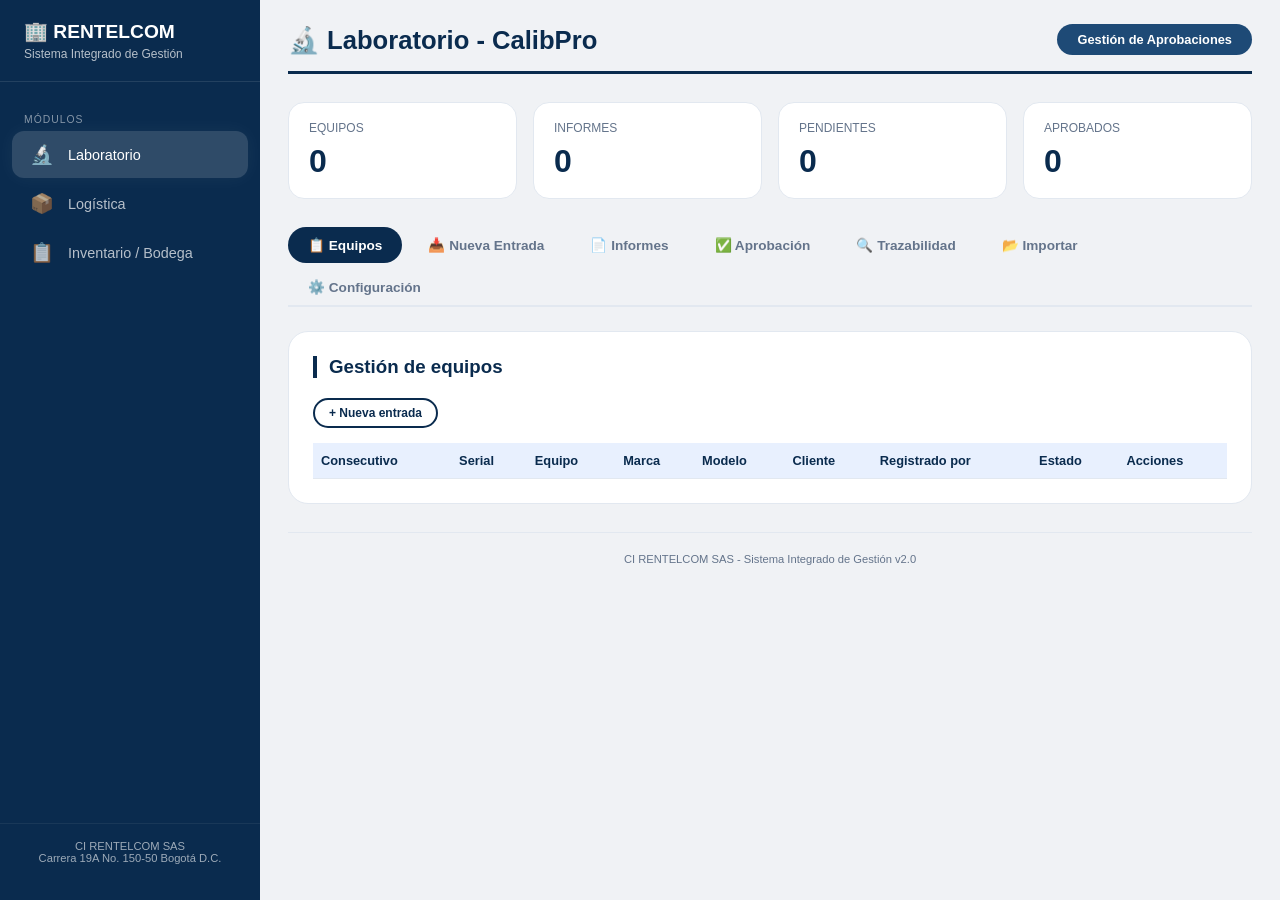
<file: index.html>
<head>
    <!-- ... lo que ya tienes ... -->
    <!DOCTYPE html>
<html lang="es">
<head>
    <meta charset="UTF-8">
    <meta name="viewport" content="width=device-width, initial-scale=1.0">
    <title>RENTELCOM - Sistema Integrado</title>
    <script src="https://cdn.sheetjs.com/xlsx-0.20.2/package/dist/xlsx.full.min.js"></script>
    <style>
        /* ===== ESTILOS GENERALES ===== */
        * { margin: 0; padding: 0; box-sizing: border-box; }
        body { font-family: 'Segoe UI', Tahoma, Geneva, Verdana, sans-serif; background: #f0f2f5; display: flex; min-height: 100vh; }

        /* ===== MENÚ LATERAL ===== */
        .sidebar { width: 260px; background: #0a2b4e; color: white; padding: 20px 0; display: flex; flex-direction: column; position: fixed; height: 100vh; overflow-y: auto; z-index: 1000; transition: transform 0.3s ease; }
        .sidebar-brand { padding: 0 24px 20px 24px; border-bottom: 1px solid rgba(255,255,255,0.1); margin-bottom: 20px; }
        .sidebar-brand h1 { font-size: 1.2rem; font-weight: 700; }
        .sidebar-brand small { font-size: 0.75rem; opacity: 0.7; display: block; margin-top: 4px; }
        .sidebar-nav { flex: 1; padding: 0 12px; }
        .sidebar-nav .nav-label { font-size: 0.65rem; text-transform: uppercase; letter-spacing: 1px; opacity: 0.5; padding: 12px 12px 6px 12px; }
        .sidebar-nav a { display: flex; align-items: center; gap: 12px; padding: 12px 16px; border-radius: 12px; color: rgba(255,255,255,0.7); text-decoration: none; cursor: pointer; transition: all 0.2s; font-size: 0.9rem; margin-bottom: 2px; }
        .sidebar-nav a:hover { background: rgba(255,255,255,0.1); color: white; }
        .sidebar-nav a.active { background: rgba(255,255,255,0.15); color: white; box-shadow: 0 0 20px rgba(255,255,255,0.05); }
        .sidebar-nav a .icon { font-size: 1.2rem; width: 28px; text-align: center; }
        .sidebar-footer { padding: 16px 24px; border-top: 1px solid rgba(255,255,255,0.1); font-size: 0.7rem; opacity: 0.6; text-align: center; }

        /* ===== CONTENIDO PRINCIPAL ===== */
        .main-content { margin-left: 260px; flex: 1; padding: 24px 28px; min-height: 100vh; }

        /* ===== HEADER ===== */
        .module-header { display: flex; justify-content: space-between; align-items: center; flex-wrap: wrap; gap: 16px; margin-bottom: 28px; padding-bottom: 16px; border-bottom: 3px solid #0a2b4e; }
        .module-header h2 { color: #0a2b4e; font-size: 1.6rem; }
        .module-header .badge-area { background: #1e4a76; color: white; padding: 8px 20px; border-radius: 40px; font-size: 0.8rem; font-weight: 600; }

        .module-container { display: none; }
        .module-container.active { display: block; }

        /* ===== ALERTA ===== */
        .alert-success { background: #d1fae5; color: #065f46; padding: 12px 20px; border-radius: 12px; margin-bottom: 20px; display: none; position: fixed; top: 20px; right: 20px; z-index: 9999; box-shadow: 0 4px 12px rgba(0,0,0,0.15); font-weight: 500; }

        /* ===== DASHBOARD ===== */
        .dashboard { display: grid; grid-template-columns: repeat(auto-fit, minmax(160px, 1fr)); gap: 16px; margin-bottom: 28px; }
        .card { background: white; border-radius: 16px; padding: 18px 20px; cursor: pointer; border: 1px solid #e2e8f0; transition: all 0.2s; }
        .card:hover { transform: translateY(-3px); background: #e8f0fe; }
        .card h3 { font-size: 0.75rem; font-weight: 500; color: #64748b; margin-bottom: 8px; text-transform: uppercase; }
        .card .number { font-size: 2rem; font-weight: 700; color: #0a2b4e; }

        /* ===== TABS ===== */
        .tabs { display: flex; flex-wrap: wrap; gap: 6px; border-bottom: 2px solid #e2e8f0; margin-bottom: 24px; }
        .tab-btn { background: none; border: none; padding: 10px 20px; font-size: 0.85rem; font-weight: 600; cursor: pointer; border-radius: 30px; color: #64748b; transition: all 0.2s; }
        .tab-btn:hover { background: #e8f0fe; color: #0a2b4e; }
        .tab-btn.active { background: #0a2b4e; color: white; }
        .tab-pane { display: none; }
        .tab-pane.active-pane { display: block; }

        /* ===== FORMULARIOS Y TABLAS ===== */
        .form-card, .table-card { background: white; border-radius: 20px; padding: 24px; margin-bottom: 28px; border: 1px solid #e2e8f0; }
        .form-card h3, .table-card h3 { margin-bottom: 20px; color: #0a2b4e; border-left: 4px solid #0a2b4e; padding-left: 12px; }
        .form-grid { display: grid; grid-template-columns: repeat(auto-fit, minmax(260px, 1fr)); gap: 16px; }
        .input-group { display: flex; flex-direction: column; gap: 4px; margin-bottom: 12px; }
        .input-group label { font-weight: 600; font-size: 0.75rem; color: #64748b; text-transform: uppercase; }
        .input-group input, .input-group select, .input-group textarea { padding: 10px 14px; border: 1px solid #e2e8f0; border-radius: 10px; font-family: inherit; font-size: 0.9rem; }
        .input-group textarea { resize: vertical; min-height: 60px; }

        /* ===== BOTONES ===== */
        button { background: #0a2b4e; color: white; border: none; padding: 10px 24px; border-radius: 30px; font-weight: 600; cursor: pointer; transition: 0.2s; font-size: 0.85rem; }
        button:hover { background: #051a30; }
        .btn-outline { background: transparent; border: 2px solid #0a2b4e; color: #0a2b4e; }
        .btn-outline:hover { background: #0a2b4e; color: white; }
        .btn-danger { background: #dc2626; }
        .btn-danger:hover { background: #b91c1c; }
        .btn-success { background: #10b981; }
        .btn-success:hover { background: #059669; }
        .btn-info { background: #3b82f6; }
        .btn-info:hover { background: #2563eb; }
        .btn-sm { padding: 6px 14px; font-size: 0.75rem; }

        /* ===== TABLAS ===== */
        table { width: 100%; border-collapse: collapse; }
        th, td { text-align: left; padding: 10px 8px; border-bottom: 1px solid #e2e8f0; font-size: 0.8rem; vertical-align: middle; }
        th { background: #e8f0fe; font-weight: 600; color: #0a2b4e; }
        .table-responsive { overflow-x: auto; }

        /* ===== BADGES ===== */
        .status-badge { padding: 3px 12px; border-radius: 20px; font-size: 0.7rem; font-weight: 600; display: inline-block; }
        .badge-pendiente { background: #fef3c7; color: #d97706; }
        .badge-aprobado { background: #d1fae5; color: #059669; }
        .badge-rechazado { background: #fee2e2; color: #dc2626; }
        .badge-despachado { background: #dbeafe; color: #1d4ed8; }
        .badge-disponible { background: #d1fae5; color: #059669; }
        .badge-no-disponible { background: #f3f4f6; color: #6b7280; }
        .badge-bajo-stock { background: #fef3c7; color: #d97706; }
        .badge-sin-stock { background: #fee2e2; color: #dc2626; }
        .badge-activo { background: #dbeafe; color: #1d4ed8; }
        .badge-en-uso { background: #dbeafe; color: #1d4ed8; }
        .badge-reparacion { background: #fef3c7; color: #d97706; }
        .badge-baja { background: #f3f4f6; color: #6b7280; }

        .posicion-badge { background: #0a2b4e; color: white; padding: 2px 12px; border-radius: 20px; font-size: 0.7rem; font-weight: 700; display: inline-block; }

        /* ===== BOTONES DE ACCIÓN ===== */
        .acciones-btns { display: flex; gap: 4px; flex-wrap: wrap; }
        .pdf-btn { background: #dc2626; padding: 4px 10px; font-size: 0.7rem; border-radius: 20px; border: none; color: white; cursor: pointer; }
        .pdf-btn:hover { background: #b91c1c; }
        .edit-btn { background: #f59e0b; padding: 4px 10px; font-size: 0.7rem; border-radius: 20px; border: none; color: white; cursor: pointer; }
        .edit-btn:hover { background: #d97706; }
        .delete-btn { background: #6b7280; padding: 4px 10px; font-size: 0.7rem; border-radius: 20px; border: none; color: white; cursor: pointer; }
        .delete-btn:hover { background: #4b5563; }
        .despachar-btn { background: #10b981; padding: 4px 10px; font-size: 0.7rem; border-radius: 20px; border: none; color: white; cursor: pointer; }
        .despachar-btn:hover { background: #059669; }
        .serial-link { color: #0a2b4e; font-weight: bold; cursor: pointer; text-decoration: underline; }

        /* ===== MODALES ===== */
        .modal { display: none; position: fixed; top: 0; left: 0; width: 100%; height: 100%; background: rgba(0, 0, 0, 0.5); z-index: 2000; justify-content: center; align-items: center; }
        .modal-content { background: white; border-radius: 20px; padding: 24px; max-width: 700px; width: 90%; max-height: 90vh; overflow-y: auto; }
        .modal-header { display: flex; justify-content: space-between; align-items: center; margin-bottom: 20px; }
        .close-modal { font-size: 28px; cursor: pointer; color: #64748b; }
        .close-modal:hover { color: #dc2626; }

        /* ===== IMPORTACIÓN ===== */
        .import-area { border: 2px dashed #e2e8f0; padding: 30px 20px; text-align: center; border-radius: 16px; cursor: pointer; margin: 10px 0; }
        .import-area:hover { border-color: #0a2b4e; background: #e8f0fe; }
        .import-box { border: 1px solid #e2e8f0; border-radius: 16px; padding: 20px; background: #e8f0fe; margin-bottom: 20px; }
        .import-separado { display: grid; grid-template-columns: 1fr 1fr; gap: 20px; margin-top: 15px; }
        .export-buttons { display: flex; gap: 12px; flex-wrap: wrap; margin-bottom: 20px; }
        .app-footer { text-align: center; padding: 20px; color: #64748b; font-size: 0.7rem; border-top: 1px solid #e2e8f0; margin-top: 20px; }

        /* ===== RESPONSIVE ===== */
        @media (max-width: 768px) {
            .sidebar { transform: translateX(-100%); width: 280px; }
            .sidebar.open { transform: translateX(0); }
            .main-content { margin-left: 0; padding: 16px; }
            .import-separado { grid-template-columns: 1fr; }
            .menu-toggle { display: block !important; position: fixed; top: 16px; left: 16px; z-index: 1001; background: #0a2b4e; color: white; border: none; padding: 12px 16px; border-radius: 12px; font-size: 1.5rem; cursor: pointer; }
            .module-header h2 { font-size: 1.2rem; }
        }
        .menu-toggle { display: none; }
        .sidebar-overlay { display: none; position: fixed; top: 0; left: 0; width: 100%; height: 100%; background: rgba(0, 0, 0, 0.5); z-index: 999; }
        .sidebar-overlay.show { display: block; }
    </style>
</head>
<body>

    <!-- ===== MENÚ LATERAL ===== -->
    <div class="sidebar-overlay" id="sidebarOverlay" onclick="toggleSidebar()"></div>
    <button class="menu-toggle" id="menuToggle" onclick="toggleSidebar()">☰</button>

    <nav class="sidebar" id="sidebar">
        <div class="sidebar-brand">
            <h1>🏢 RENTELCOM</h1>
            <small>Sistema Integrado de Gestión</small>
        </div>
        <div class="sidebar-nav">
            <div class="nav-label">Módulos</div>
            <a href="#" class="active" data-modulo="laboratorio"><span class="icon">🔬</span> Laboratorio</a>
            <a href="#" data-modulo="logistica"><span class="icon">📦</span> Logística</a>
            <a href="#" data-modulo="inventario"><span class="icon">📋</span> Inventario / Bodega</a>
        </div>
        <div class="sidebar-footer">CI RENTELCOM SAS<br>Carrera 19A No. 150-50 Bogotá D.C.</div>
    </nav>

    <!-- ===== CONTENIDO PRINCIPAL ===== -->
    <div class="main-content" id="mainContent">
        <div id="mensajeExito" class="alert-success"></div>

        <!-- ================================================================ -->
        <!-- MÓDULO LABORATORIO -->
        <!-- ================================================================ -->
        <div class="module-container active" id="moduloLaboratorio">
            <div class="module-header">
                <h2>🔬 Laboratorio - CalibPro</h2>
                <span class="badge-area">Gestión de Aprobaciones</span>
            </div>
            <div class="dashboard">
                <div class="card" data-accion="equipos"><h3>Equipos</h3><div class="number" id="labTotalEquipos">0</div></div>
                <div class="card" data-accion="informes"><h3>Informes</h3><div class="number" id="labTotalInformes">0</div></div>
                <div class="card" data-accion="pendientes"><h3>Pendientes</h3><div class="number" id="labPendientes">0</div></div>
                <div class="card" data-accion="aprobados"><h3>Aprobados</h3><div class="number" id="labAprobados">0</div></div>
            </div>
            <div class="tabs">
                <button class="tab-btn active" data-tab="labEquipos">📋 Equipos</button>
                <button class="tab-btn" data-tab="labNuevoEquipo">📥 Nueva Entrada</button>
                <button class="tab-btn" data-tab="labInformes">📄 Informes</button>
                <button class="tab-btn" data-tab="labAprobacion">✅ Aprobación</button>
                <button class="tab-btn" data-tab="labTrazabilidad">🔍 Trazabilidad</button>
                <button class="tab-btn" data-tab="labImportar">📂 Importar</button>
                <button class="tab-btn" data-tab="labConfiguracion">⚙️ Configuración</button>
            </div>
            <div id="labEquipos" class="tab-pane active-pane">
                <div class="table-card">
                    <h3>Gestión de equipos</h3>
                    <button id="labBtnAgregarEquipo" class="btn-outline btn-sm" style="margin-bottom:15px;">+ Nueva entrada</button>
                    <div class="table-responsive">
                        <table><thead><tr><th>Consecutivo</th><th>Serial</th><th>Equipo</th><th>Marca</th><th>Modelo</th><th>Cliente</th><th>Registrado por</th><th>Estado</th><th>Acciones</th></tr></thead>
                        <tbody id="labEquiposBody"></tbody></table>
                    </div>
                </div>
            </div>
            <div id="labNuevoEquipo" class="tab-pane">
                <div class="form-card">
                    <h3>📥 REGISTRO DE ENTRADA DE EQUIPO</h3>
                    <div class="form-grid">
                        <div class="input-group"><label>Consecutivo</label><input type="text" id="labEntradaConsecutivo" placeholder="ENT-001"></div>
                        <div class="input-group"><label>Serial *</label><input id="labEntradaSerial" placeholder="Ej: AA432002010275"></div>
                        <div class="input-group"><label>Equipo</label><input id="labEntradaEquipo" placeholder="OTDR"></div>
                        <div class="input-group"><label>Marca</label><input id="labEntradaMarca" placeholder="EXFO"></div>
                        <div class="input-group"><label>Modelo</label><input id="labEntradaModelo" placeholder="MAX715"></div>
                        <div class="input-group"><label>Cliente</label><input id="labEntradaCliente" placeholder="INMEL INGENIERIA"></div>
                        <div class="input-group"><label>Accesorios</label><textarea id="labEntradaAccesorios" rows="2" placeholder="Maletín, cargador, conectores..."></textarea></div>
                        <div class="input-group"><label>📷 Foto ingreso</label><input type="file" id="labEntradaFoto" accept="image/*"></div>
                        <div class="input-group"><label>👤 Registrado por</label><input id="labEntradaRegistradoPor" value="Stephania Garcia"></div>
                    </div>
                    <button id="labBtnGuardarEntrada">💾 Guardar entrada</button>
                </div>
            </div>
            <div id="labInformes" class="tab-pane">
                <div class="table-card">
                    <h3>Informes técnicos de laboratorio</h3>
                    <button id="labBtnNuevoInforme" class="btn-outline btn-sm" style="margin-bottom:15px;">+ Nuevo informe</button>
                    <div class="table-responsive">
                        <table><thead><tr><th>N° Informe</th><th>Fecha</th><th>Serial</th><th>Equipo</th><th>Marca</th><th>Modelo</th><th>Cliente</th><th>Servicio</th><th>Estado</th><th>Acciones</th></tr></thead>
                        <tbody id="labInformesBody"></tbody></table>
                    </div>
                </div>
                <div id="labModalInforme" class="modal">
                    <div class="modal-content">
                        <div class="modal-header"><h3 id="labModalInformeTitulo">📝 Informe de laboratorio</h3><span class="close-modal" onclick="labCerrarModalInforme()">&times;</span></div>
                        <div class="form-grid">
                            <div class="input-group"><label>N° Informe</label><input type="text" id="labInfoNumero" placeholder="INF-001"></div>
                            <div class="input-group"><label>Serial</label><input id="labInfoSerial"></div>
                            <div class="input-group"><label>Fecha</label><input type="date" id="labInfoFecha"></div>
                            <div class="input-group"><label>Servicio</label><select id="labInfoTipo"><option>Calibración</option><option>Ajuste mecánico</option><option>Ambos</option><option>Reparación</option></select></div>
                        </div>
                        <div class="input-group"><label>Diagnóstico</label><textarea id="labInfoDiagnostico" rows="3"></textarea></div>
                        <div class="input-group"><label>Valores</label><textarea id="labInfoValores" rows="2"></textarea></div>
                        <div class="input-group"><label>Nota final</label><textarea id="labInfoNotaFinal" rows="2"></textarea></div>
                        <div class="input-group"><label>📷 Evidencias</label><input type="file" id="labInfoFoto" accept="image/*"></div>
                        <button id="labBtnGuardarInforme">Guardar informe</button>
                        <button id="labBtnActualizarInforme" style="display:none;">Actualizar informe</button>
                    </div>
                </div>
            </div>
            <div id="labAprobacion" class="tab-pane">
                <div class="form-card">
                    <h3>✅ GESTIÓN DE APROBACIÓN COMERCIAL</h3>
                    <div class="form-grid">
                        <div class="input-group"><label>Seleccionar informe</label><select id="labSelectInformeAprobacion"><option value="">— Seleccione un informe —</option></select></div>
                        <div class="input-group"><label>📅 Fecha de envío al cliente</label><input type="date" id="labFechaEnvioCliente"></div>
                        <div class="input-group"><label>📎 Estado de aprobación</label>
                            <select id="labEstadoAprobacionCliente">
                                <option value="Pendiente">⏳ Pendiente</option>
                                <option value="Aprobado">✅ Aprobado</option>
                                <option value="Rechazado">❌ Rechazado</option>
                                <option value="Negociacion">🔄 En negociación</option>
                            </select>
                        </div>
                        <div class="input-group"><label>💬 Observaciones del cliente</label><textarea id="labObsClienteAprobacion" rows="3"></textarea></div>
                    </div>
                    <button id="labBtnRegistrarAprobacion">💾 Registrar aprobación</button>
                </div>
            </div>
            <div id="labTrazabilidad" class="tab-pane">
                <div class="form-card">
                    <h3>🔍 Trazabilidad por serial</h3>
                    <div style="display:flex; gap:10px; margin-bottom:20px;">
                        <input type="text" id="labBuscarSerialTraza" placeholder="Ingrese serial" style="flex:1;">
                        <button id="labBtnBuscarTraza" class="btn-outline">Buscar</button>
                    </div>
                    <div id="labTrazabilidadResultados"></div>
                </div>
            </div>
            <div id="labImportar" class="tab-pane">
                <div class="form-card">
                    <h3>Importar datos por separado</h3>
                    <div class="import-separado">
                        <div class="import-box">
                            <h4>📋 IMPORTAR EQUIPOS</h4>
                            <p style="font-size:12px;">Columnas: consecutivo, serial, equipo, marca, modelo, cliente, accesorios, registradoPor</p>
                            <div class="import-area" id="labImportEquiposArea"><div>📂</div><p>Arrastra Excel de EQUIPOS</p></div>
                            <input type="file" id="labFileEquiposInput" accept=".xlsx" style="display:none;">
                        </div>
                        <div class="import-box">
                            <h4>📄 IMPORTAR INFORMES</h4>
                            <p style="font-size:12px;">Columnas: numero, fecha, serial, equipo, marca, modelo, cliente, tipo, diagnostico, valores, notaFinal</p>
                            <div class="import-area" id="labImportInformesArea"><div>📂</div><p>Arrastra Excel de INFORMES</p></div>
                            <input type="file" id="labFileInformesInput" accept=".xlsx" style="display:none;">
                        </div>
                    </div>
                </div>
            </div>
            <div id="labConfiguracion" class="tab-pane">
                <div class="form-card">
                    <h3>Configuración</h3>
                    <div class="export-buttons">
                        <button id="labBtnExportarCompleto" class="btn-success">📊 Exportar TODO</button>
                        <button id="labBtnExportarEquipos" class="btn-outline">📋 Exportar EQUIPOS</button>
                        <button id="labBtnExportarInformes" class="btn-outline">📄 Exportar INFORMES</button>
                    </div>
                    <hr style="margin:20px 0;">
                    <h3>Logo corporativo</h3>
                    <input type="file" id="labLogoEmpresa" accept="image/*">
                    <div id="labLogoPreview"></div>
                    <button id="labBtnGuardarLogo">Guardar Logo</button>
                    <hr style="margin:20px 0;">
                    <button id="labBtnEliminarTodos" class="btn-danger">🗑️ Eliminar todos los datos</button>
                    <button id="labBtnCargarEjemplo" class="btn-outline" style="margin-top:15px;">📋 Cargar ejemplo</button>
                </div>
            </div>
        </div>

        <!-- ================================================================ -->
        <!-- MÓDULO LOGÍSTICA -->
        <!-- ================================================================ -->
        <div class="module-container" id="moduloLogistica">
            <div class="module-header">
                <h2>📦 Logística - Solicitudes y Despachos</h2>
                <span class="badge-area">Gestión de Órdenes</span>
            </div>
            <div class="dashboard">
                <div class="card" data-accion="solicitudes"><h3>Solicitudes</h3><div class="number" id="logTotalSolicitudes">0</div></div>
                <div class="card" data-accion="despachos"><h3>Despachos</h3><div class="number" id="logTotalDespachos">0</div></div>
                <div class="card" data-accion="pendientes"><h3>Pendientes</h3><div class="number" id="logPendientes">0</div></div>
                <div class="card" data-accion="completados"><h3>Completados</h3><div class="number" id="logCompletados">0</div></div>
            </div>
            <div class="tabs">
                <button class="tab-btn active" data-tab="logSolicitudes">📝 Solicitudes</button>
                <button class="tab-btn" data-tab="logDespachos">🚚 Despachos</button>
                <button class="tab-btn" data-tab="logNuevaSolicitud">➕ Nueva Solicitud</button>
                <button class="tab-btn" data-tab="logImportar">📂 Importar</button>
                <button class="tab-btn" data-tab="logConfiguracion">⚙️ Configuración</button>
            </div>
            <div id="logSolicitudes" class="tab-pane active-pane">
                <div class="table-card">
                    <h3>📝 Solicitudes de Compra/Alquiler</h3>
                    <button id="logBtnNuevaSolicitud" class="btn-outline btn-sm" style="margin-bottom:15px;">+ Nueva Solicitud</button>
                    <div class="table-responsive">
                        <table><thead><tr><th>N° Solicitud</th><th>Fecha</th><th>Tipo</th><th>Producto/Equipo</th><th>Cantidad</th><th>Solicitante</th><th>Estado</th><th>Acciones</th></tr></thead>
                        <tbody id="logSolicitudesBody"></tbody></table>
                    </div>
                </div>
            </div>
            <div id="logDespachos" class="tab-pane">
                <div class="table-card">
                    <h3>🚚 Registro de Despachos</h3>
                    <div class="table-responsive">
                        <table><thead><tr><th>N° Despacho</th><th>Fecha</th><th>N° Solicitud</th><th>Producto/Equipo</th><th>Cantidad</th><th>Responsable</th><th>Acciones</th></tr></thead>
                        <tbody id="logDespachosBody"></tbody></table>
                    </div>
                </div>
            </div>
            <div id="logNuevaSolicitud" class="tab-pane">
                <div class="form-card">
                    <h3>📝 Nueva Solicitud</h3>
                    <div class="form-grid">
                        <div class="input-group"><label>N° Solicitud *</label><input id="logSolNumero" placeholder="Ej: SOL-001"></div>
                        <div class="input-group"><label>Tipo *</label>
                            <select id="logSolTipo">
                                <option value="Compra">🛒 Compra</option>
                                <option value="Alquiler">📦 Alquiler</option>
                            </select>
                        </div>
                        <div class="input-group"><label>Producto/Equipo *</label><input id="logSolProducto" placeholder="Nombre del producto o equipo"></div>
                        <div class="input-group"><label>Cantidad *</label><input id="logSolCantidad" type="number" min="1" value="1"></div>
                        <div class="input-group"><label>Solicitante *</label><input id="logSolSolicitante" placeholder="Nombre del solicitante"></div>
                        <div class="input-group"><label>Fecha de Necesidad</label><input id="logSolFechaNecesidad" type="date"></div>
                        <div class="input-group" style="grid-column: 1 / -1;"><label>Observaciones</label><textarea id="logSolObservaciones" rows="2"></textarea></div>
                    </div>
                    <button id="logBtnGuardarSolicitud">💾 Guardar Solicitud</button>
                </div>
            </div>
            <div id="logImportar" class="tab-pane">
                <div class="form-card">
                    <h3>📂 Importar Datos</h3>
                    <div class="import-separado">
                        <div class="import-box">
                            <h4>📋 IMPORTAR SOLICITUDES</h4>
                            <p style="font-size:12px;">Columnas: numero, fecha, tipo, producto, cantidad, solicitante, fechaNecesidad, observaciones, estado</p>
                            <div class="import-area" id="logImportSolicitudesArea"><div>📂</div><p>Arrastra Excel de SOLICITUDES</p></div>
                            <input type="file" id="logFileSolicitudesInput" accept=".xlsx" style="display:none;">
                        </div>
                        <div class="import-box">
                            <h4>🚚 IMPORTAR DESPACHOS</h4>
                            <p style="font-size:12px;">Columnas: numero, fecha, solicitudNumero, producto, cantidad, responsable</p>
                            <div class="import-area" id="logImportDespachosArea"><div>📂</div><p>Arrastra Excel de DESPACHOS</p></div>
                            <input type="file" id="logFileDespachosInput" accept=".xlsx" style="display:none;">
                        </div>
                    </div>
                </div>
            </div>
            <div id="logConfiguracion" class="tab-pane">
                <div class="form-card">
                    <h3>⚙️ Configuración</h3>
                    <div class="export-buttons">
                        <button id="logBtnExportarTodo" class="btn-success">📊 Exportar TODO</button>
                        <button id="logBtnExportarSolicitudes" class="btn-outline">📝 Exportar Solicitudes</button>
                        <button id="logBtnExportarDespachos" class="btn-outline">🚚 Exportar Despachos</button>
                    </div>
                    <hr style="margin:20px 0;">
                    <button id="logBtnEliminarTodos" class="btn-danger">🗑️ Eliminar todos los datos</button>
                    <button id="logBtnCargarEjemplo" class="btn-outline" style="margin-top:15px;">📋 Cargar ejemplo</button>
                </div>
            </div>
            <div id="logModalDespachar" class="modal">
                <div class="modal-content">
                    <div class="modal-header"><h3>🚚 Despachar Solicitud</h3><span class="close-modal" onclick="logCerrarModalDespachar()">&times;</span></div>
                    <div id="logDespacharInfo"></div>
                    <div class="form-grid">
                        <div class="input-group"><label>Cantidad a Despachar *</label><input id="logDespCantidad" type="number" min="1" value="1"></div>
                        <div class="input-group"><label>Responsable Logística *</label><input id="logDespResponsable" placeholder="Nombre del responsable"></div>
                    </div>
                    <button id="logBtnConfirmarDespacho">✅ Confirmar Despacho</button>
                </div>
            </div>
        </div>

        <!-- ================================================================ -->
        <!-- MÓDULO INVENTARIO / BODEGA -->
        <!-- ================================================================ -->
        <div class="module-container" id="moduloInventario">
            <div class="module-header">
                <h2>📋 Inventario / Bodega</h2>
                <span class="badge-area">Control de Stock</span>
            </div>
            <div class="dashboard">
                <div class="card" data-accion="consumibles"><h3>Consumibles</h3><div class="number" id="invTotalConsumibles">0</div></div>
                <div class="card" data-accion="equipos"><h3>Equipos</h3><div class="number" id="invTotalEquipos">0</div></div>
                <div class="card" data-accion="bajoStock"><h3>Bajo Stock</h3><div class="number" id="invBajoStock">0</div></div>
                <div class="card" data-accion="sinStock"><h3>Sin Stock</h3><div class="number" id="invSinStock">0</div></div>
            </div>
            <div class="tabs">
                <button class="tab-btn active" data-tab="invConsumibles">📋 Consumibles</button>
                <button class="tab-btn" data-tab="invEquipos">🖥️ Equipos</button>
                <button class="tab-btn" data-tab="invNuevoConsumible">➕ Nuevo Consumible</button>
                <button class="tab-btn" data-tab="invNuevoEquipo">🖥️ Nuevo Equipo</button>
                <button class="tab-btn" data-tab="invImportar">📂 Importar</button>
                <button class="tab-btn" data-tab="invConfiguracion">⚙️ Configuración</button>
            </div>
            <div id="invConsumibles" class="tab-pane active-pane">
                <div class="table-card">
                    <h3>📋 Gestión de Inventario / Consumibles</h3>
                    <div style="display:flex; gap:10px; flex-wrap:wrap; margin-bottom:15px;">
                        <button id="invBtnAgregarConsumible" class="btn-outline btn-sm">+ Nuevo Consumible</button>
                        <button id="invBtnCargarStock" class="btn-info btn-sm">📥 Cargar Stock</button>
                    </div>
                    <div class="table-responsive">
                        <table>
                            <thead><tr><th>Posición</th><th>Nombre</th><th>Marca</th><th>Referencia</th><th>Stock</th><th>Acciones</th></tr></thead>
                            <tbody id="invConsumiblesBody"></tbody>
                        </table>
                    </div>
                </div>
            </div>
            <div id="invEquipos" class="tab-pane">
                <div class="table-card">
                    <h3>🖥️ Gestión de Equipos Disponibles</h3>
                    <button id="invBtnAgregarEquipo" class="btn-outline btn-sm" style="margin-bottom:15px;">+ Nuevo Equipo</button>
                    <div class="table-responsive">
                        <table>
                            <thead><tr><th>Estado</th><th>Fecha de Certificación</th><th>N° Certificación</th><th>Equipo</th><th>Marca</th><th>Modelo</th><th>Serial</th><th>Observaciones</th><th>Acciones</th></tr></thead>
                            <tbody id="invEquiposBody"></tbody>
                        </table>
                    </div>
                </div>
            </div>
            <div id="invNuevoConsumible" class="tab-pane">
                <div class="form-card">
                    <h3>➕ Registrar Nuevo Consumible</h3>
                    <div class="form-grid">
                        <div class="input-group"><label>Posición en Rack *</label><input id="invConsPosicion" placeholder="Ej: RACK-A1, EST-3, B-02"></div>
                        <div class="input-group"><label>Nombre *</label><input id="invConsNombre" placeholder="Nombre del producto"></div>
                        <div class="input-group"><label>Marca</label><input id="invConsMarca" placeholder="Marca del producto"></div>
                        <div class="input-group"><label>Referencia</label><input id="invConsReferencia" placeholder="Referencia o código"></div>
                        <div class="input-group"><label>Stock Inicial</label><input id="invConsStock" type="number" value="0" min="0"></div>
                    </div>
                    <button id="invBtnGuardarConsumible">💾 Guardar Consumible</button>
                </div>
            </div>
            <div id="invNuevoEquipo" class="tab-pane">
                <div class="form-card">
                    <h3>➕ Registrar Nuevo Equipo</h3>
                    <div class="form-grid">
                        <div class="input-group"><label>Equipo *</label><input id="invEqEquipo" placeholder="Nombre del equipo"></div>
                        <div class="input-group"><label>Marca</label><input id="invEqMarca" placeholder="Marca del equipo"></div>
                        <div class="input-group"><label>Modelo</label><input id="invEqModelo" placeholder="Modelo del equipo"></div>
                        <div class="input-group"><label>Serial *</label><input id="invEqSerial" placeholder="Número de serie"></div>
                        <div class="input-group"><label>Estado</label>
                            <select id="invEqEstado">
                                <option value="Disponible">✅ Disponible</option>
                                <option value="En uso">🔧 En uso</option>
                                <option value="En reparación">🛠️ En reparación</option>
                                <option value="Dado de baja">❌ Dado de baja</option>
                            </select>
                        </div>
                        <div class="input-group"><label>Fecha de Certificación</label><input id="invEqFechaCert" type="date"></div>
                        <div class="input-group"><label>N° Certificación</label><input id="invEqNumCert" placeholder="Número de certificado"></div>
                        <div class="input-group" style="grid-column: 1 / -1;"><label>Observaciones</label><textarea id="invEqObservaciones" rows="2"></textarea></div>
                    </div>
                    <button id="invBtnGuardarEquipo">💾 Guardar Equipo</button>
                </div>
            </div>
            <div id="invImportar" class="tab-pane">
                <div class="form-card">
                    <h3>📂 Importar Datos</h3>
                    <div class="import-separado">
                        <div class="import-box">
                            <h4>📋 IMPORTAR CONSUMIBLES</h4>
                            <p style="font-size:12px;">Columnas: posicion, nombre, marca, referencia, stock</p>
                            <div class="import-area" id="invImportConsumiblesArea"><div>📂</div><p>Arrastra Excel de CONSUMIBLES</p></div>
                            <input type="file" id="invFileConsumiblesInput" accept=".xlsx" style="display:none;">
                        </div>
                        <div class="import-box">
                            <h4>🖥️ IMPORTAR EQUIPOS</h4>
                            <p style="font-size:12px;">Columnas: estado, fechaCert, numCert, equipo, marca, modelo, serial, observaciones</p>
                            <div class="import-area" id="invImportEquiposArea"><div>📂</div><p>Arrastra Excel de EQUIPOS</p></div>
                            <input type="file" id="invFileEquiposInput" accept=".xlsx" style="display:none;">
                        </div>
                    </div>
                </div>
            </div>
            <div id="invConfiguracion" class="tab-pane">
                <div class="form-card">
                    <h3>⚙️ Configuración</h3>
                    <div class="export-buttons">
                        <button id="invBtnExportarTodo" class="btn-success">📊 Exportar TODO</button>
                        <button id="invBtnExportarConsumibles" class="btn-outline">📋 Exportar Consumibles</button>
                        <button id="invBtnExportarEquipos" class="btn-outline">🖥️ Exportar Equipos</button>
                    </div>
                    <hr style="margin:20px 0;">
                    <button id="invBtnEliminarTodos" class="btn-danger">🗑️ Eliminar todos los datos</button>
                    <button id="invBtnCargarEjemplo" class="btn-outline" style="margin-top:15px;">📋 Cargar ejemplo</button>
                </div>
            </div>
        </div>

        <div class="app-footer">CI RENTELCOM SAS - Sistema Integrado de Gestión v2.0</div>
    </div>

    <!-- ================================================================ -->
    <!-- ===== JAVASCRIPT ===== -->
    <!-- ================================================================ -->
    <script>
        // ========================================================================
        // NAVEGACIÓN ENTRE MÓDULOS
        // ========================================================================
        function toggleSidebar() {
            document.getElementById('sidebar').classList.toggle('open');
            document.getElementById('sidebarOverlay').classList.toggle('show');
        }

        document.querySelectorAll('.sidebar-nav a').forEach(link => {
            link.onclick = function(e) {
                e.preventDefault();
                document.querySelectorAll('.sidebar-nav a').forEach(l => l.classList.remove('active'));
                this.classList.add('active');
                document.querySelectorAll('.module-container').forEach(m => m.classList.remove('active'));
                const modulo = this.dataset.modulo;
                const targetId = 'modulo' + modulo.charAt(0).toUpperCase() + modulo.slice(1);
                document.getElementById(targetId).classList.add('active');
                if (window.innerWidth <= 768) toggleSidebar();
            };
        });

        // ========================================================================
        // FUNCIONES COMPARTIDAS
        // ========================================================================
        function mostrarMensaje(msg) {
            const d = document.getElementById("mensajeExito");
            d.innerText = msg;
            d.style.display = "block";
            setTimeout(() => d.style.display = "none", 3500);
        }

        function generarPDF(htmlContent, filename) {
            const fullHtml = `<!DOCTYPE html><html><head><meta charset="UTF-8"><title>${filename}</title>
            <style>body{font-family:'Segoe UI',Arial,sans-serif;padding:30px;margin:0;background:white;}
            table{width:100%;border-collapse:collapse;margin:15px 0;}
            th,td{border:1px solid #ccc;padding:8px 12px;text-align:left;font-size:12px;}
            th{background:#0a2b4e;color:white;}
            .header{text-align:center;margin-bottom:20px;color:#0a2b4e;border-bottom:2px solid #0a2b4e;padding-bottom:15px;}
            .footer{text-align:center;margin-top:30px;font-size:10px;color:#666;border-top:1px solid #ccc;padding-top:15px;}
            .info-line{margin:4px 0;font-size:13px;}
            .status-badge{display:inline-block;padding:2px 12px;border-radius:20px;font-weight:bold;}
            .badge-pendiente{background:#fef3c7;color:#d97706;}
            .badge-despachado{background:#dbeafe;color:#1d4ed8;}
            .badge-disponible{background:#d1fae5;color:#059669;}
            .badge-sin-stock{background:#fee2e2;color:#dc2626;}
            .badge-bajo-stock{background:#fef3c7;color:#d97706;}
            .badge-aprobado{background:#d1fae5;color:#059669;}
            .badge-rechazado{background:#fee2e2;color:#dc2626;}
            .badge-en-uso{background:#dbeafe;color:#1d4ed8;}
            .badge-reparacion{background:#fef3c7;color:#d97706;}
            .badge-baja{background:#f3f4f6;color:#6b7280;}
            .posicion-badge{background:#0a2b4e;color:white;padding:2px 12px;border-radius:20px;font-weight:bold;display:inline-block;}
            </style></head><body>
            <div style="text-align:center;margin-bottom:15px;"><h2>CI RENTELCOM SAS</h2></div>
            ${htmlContent}
            <div class="footer">Carrera 19A No. 150-50 Bogotá D.C. | Tel: 9399167</div>
            </body></html>`;
            const blob = new Blob([fullHtml], { type: 'text/html' });
            window.open(URL.createObjectURL(blob), '_blank');
        }

        function exportarToExcel(data, nombre) {
            if (!data || data.length === 0) {
                mostrarMensaje(`⚠️ No hay datos para exportar en ${nombre}`);
                return;
            }
            try {
                const ws = XLSX.utils.json_to_sheet(data);
                const wb = XLSX.utils.book_new();
                XLSX.utils.book_append_sheet(wb, ws, nombre);
                XLSX.writeFile(wb, `${nombre}_${new Date().toISOString().slice(0, 10)}.xlsx`);
                mostrarMensaje(`✅ ${nombre} exportado correctamente (${data.length} registros)`);
            } catch (error) {
                mostrarMensaje(`❌ Error al exportar: ${error.message}`);
                console.error(error);
            }
        }

        // ========================================================================
        // MÓDULO LABORATORIO (resumido)
        // ========================================================================
        (function() {
            let labEquipos = [],
                labInformes = [],
                labNextId = 100,
                labLogoEmpresaBase64 = "",
                labInformeEditandoIndex = null;

            function labGuardarDatos() {
                localStorage.setItem("lab_equipos", JSON.stringify(labEquipos));
                localStorage.setItem("lab_informes", JSON.stringify(labInformes));
                localStorage.setItem("lab_nextId", labNextId);
                localStorage.setItem("lab_logo", labLogoEmpresaBase64);
            }

            function labCargarDatos() {
                labEquipos = JSON.parse(localStorage.getItem("lab_equipos") || "[]");
                labInformes = JSON.parse(localStorage.getItem("lab_informes") || "[]");
                labNextId = parseInt(localStorage.getItem("lab_nextId") || "100");
                labLogoEmpresaBase64 = localStorage.getItem("lab_logo") || "";
                labActualizarVistaLogo();
                labRenderAll();
            }

            function labActualizarVistaLogo() {
                const div = document.getElementById("labLogoPreview");
                div.innerHTML = labLogoEmpresaBase64 ? `<img src="${labLogoEmpresaBase64}" style="max-height:60px;">` : "<small>No hay logo</small>";
            }

            function labGetLogoHtml() {
                return labLogoEmpresaBase64 ? `<div style="text-align:center;margin-bottom:15px;"><img src="${labLogoEmpresaBase64}" style="max-height:70px;"></div>` :
                    '<div style="text-align:center;margin-bottom:15px;"><h3>CI RENTELCOM SAS</h3></div>';
            }

            function labRenderAll() {
                document.getElementById("labTotalEquipos").innerText = labEquipos.length;
                document.getElementById("labTotalInformes").innerText = labInformes.length;
                document.getElementById("labPendientes").innerText = labInformes.filter(i => i.estadoAprobacion === "Pendiente").length;
                document.getElementById("labAprobados").innerText = labInformes.filter(i => i.estadoAprobacion === "Aprobado").length;

                const tbody = document.getElementById("labEquiposBody");
                if (labEquipos.length === 0) {
                    tbody.innerHTML = '<tr><td colspan="9" style="text-align:center;">No hay equipos registrados</td></tr>';
                } else {
                    tbody.innerHTML = labEquipos.map((e, idx) =>
                        `<tr>
                            <td style="font-weight:bold;">${e.consecutivo || ("ENT-" + (idx+1))}</td>
                            <td class="serial-link" onclick="labBuscarPorSerial('${e.serial}')">${e.serial}</td>
                            <td>${e.equipo || "-"}</td>
                            <td>${e.marca || "-"}</td>
                            <td>${e.modelo || "-"}</td>
                            <td>${e.cliente || "-"}</td>
                            <td>${e.registradoPor || "No especificado"}</td>
                            <td><span class="status-badge badge-activo">${e.estado || "Activo"}</span></td>
                            <td>
                                <button class="pdf-btn" onclick="labGenerarPDFEntrada(${idx})">PDF</button>
                                <button class="delete-btn" onclick="labEliminarEquipo(${idx})">🗑️</button>
                            </td>
                        </tr>`
                    ).join('');
                }

                const tbodyInf = document.getElementById("labInformesBody");
                if (labInformes.length === 0) {
                    tbodyInf.innerHTML = '<tr><td colspan="10" style="text-align:center;">No hay informes registrados</td></tr>';
                } else {
                    const ordenados = [...labInformes].sort((a, b) => new Date(b.fecha) - new Date(a.fecha));
                    tbodyInf.innerHTML = ordenados.map((inf) => {
                        const originalIdx = labInformes.findIndex(i => i.numero === inf.numero);
                        let estadoClass = "badge-pendiente";
                        if (inf.estadoAprobacion === "Aprobado") estadoClass = "badge-aprobado";
                        if (inf.estadoAprobacion === "Rechazado") estadoClass = "badge-rechazado";
                        return `<tr>
                            <td style="font-weight:bold;">${inf.numero}</td>
                            <td>${inf.fecha || "-"}</td>
                            <td class="serial-link" onclick="labBuscarPorSerial('${inf.serial}')">${inf.serial}</td>
                            <td>${inf.equipo || "-"}</td>
                            <td>${inf.marca || "-"}</td>
                            <td>${inf.modelo || "-"}</td>
                            <td>${inf.cliente || "-"}</td>
                            <td>${inf.tipo || "-"}</td>
                            <td><span class="status-badge ${estadoClass}">${inf.estadoAprobacion || "Pendiente"}</span></td>
                            <td>
                                <button class="pdf-btn" onclick="labGenerarPDFInforme(${originalIdx})">PDF</button>
                                <button class="edit-btn" onclick="labEditarInforme(${originalIdx})">✏️</button>
                                <button class="delete-btn" onclick="labEliminarInforme(${originalIdx})">🗑️</button>
                            </td>
                        </tr>`;
                    }).join('');
                }
                labCargarSelectAprobacion();
            }

            function labCargarSelectAprobacion() {
                const select = document.getElementById("labSelectInformeAprobacion");
                if (!select) return;
                select.innerHTML = '<option value="">— Seleccione un informe —</option>';
                labInformes.forEach(inf => {
                    const option = document.createElement("option");
                    option.value = inf.numero;
                    option.textContent = `${inf.numero} - ${inf.serial} (${inf.cliente}) - Estado: ${inf.estadoAprobacion || "Pendiente"}`;
                    select.appendChild(option);
                });
            }

            window.labEliminarEquipo = function(idx) {
                if (confirm(`¿Eliminar el equipo ${labEquipos[idx].serial}?`)) {
                    const serial = labEquipos[idx].serial;
                    labEquipos.splice(idx, 1);
                    labInformes = labInformes.filter(i => i.serial !== serial);
                    labGuardarDatos();
                    labRenderAll();
                    mostrarMensaje(`✅ Equipo y sus informes eliminados`);
                }
            };

            window.labEliminarInforme = function(idx) {
                if (confirm(`¿Eliminar el informe ${labInformes[idx].numero}?`)) {
                    labInformes.splice(idx, 1);
                    labGuardarDatos();
                    labRenderAll();
                    mostrarMensaje(`✅ Informe eliminado`);
                }
            };

            window.labEditarInforme = function(idx) {
                const inf = labInformes[idx];
                labInformeEditandoIndex = idx;
                document.getElementById("labInfoNumero").value = inf.numero;
                document.getElementById("labInfoSerial").value = inf.serial;
                document.getElementById("labInfoFecha").value = inf.fecha || "";
                document.getElementById("labInfoTipo").value = inf.tipo || "Calibración";
                document.getElementById("labInfoDiagnostico").value = inf.diagnostico || "";
                document.getElementById("labInfoValores").value = inf.valores || "";
                document.getElementById("labInfoNotaFinal").value = inf.notaFinal || "";
                document.getElementById("labInfoFoto").value = "";
                document.getElementById("labModalInformeTitulo").innerText = "✏️ EDITAR INFORME";
                document.getElementById("labBtnGuardarInforme").style.display = "none";
                document.getElementById("labBtnActualizarInforme").style.display = "block";
                document.getElementById("labModalInforme").style.display = "flex";
            };

            window.labCerrarModalInforme = function() {
                document.getElementById("labModalInforme").style.display = "none";
                labInformeEditandoIndex = null;
                document.getElementById("labModalInformeTitulo").innerText = "📝 Informe de laboratorio";
                document.getElementById("labBtnGuardarInforme").style.display = "block";
                document.getElementById("labBtnActualizarInforme").style.display = "none";
            };

            window.labBuscarPorSerial = function(serial) {
                document.getElementById("labBuscarSerialTraza").value = serial;
                document.querySelectorAll('#moduloLaboratorio .tab-btn').forEach(b => b.classList.remove('active'));
                document.querySelectorAll('#moduloLaboratorio .tab-pane').forEach(p => p.classList.remove('active-pane'));
                document.querySelector('#moduloLaboratorio .tab-btn[data-tab="labTrazabilidad"]').classList.add('active');
                document.getElementById("labTrazabilidad").classList.add('active-pane');
                setTimeout(() => labBuscarTrazabilidad(), 100);
            };

            window.labGenerarPDFEntrada = function(idx) {
                const e = labEquipos[idx];
                const fecha = new Date().toLocaleDateString('es-CO');
                const html = `${labGetLogoHtml()}
                    <h2 style="text-align:center;color:#0a2b4e;margin-bottom:30px;">REGISTRO DE ENTRADA DE EQUIPO</h2>
                    <div><strong>Fecha:</strong> ${fecha}</div>
                    <div><strong>Consecutivo:</strong> ${e.consecutivo || "ENT-"+(idx+1)}</div>
                    <div style="background:#f5f5f5;padding:20px;margin:20px 0;border-radius:12px;">
                        <strong>Serial:</strong> ${e.serial}<br>
                        <strong>Equipo:</strong> ${e.equipo}<br>
                        <strong>Marca/Modelo:</strong> ${e.marca} ${e.modelo}<br>
                        <strong>Cliente:</strong> ${e.cliente}<br>
                        <strong>Accesorios:</strong> ${e.accesorios || "Ninguno"}<br>
                        <strong>Registrado por:</strong> ${e.registradoPor}
                    </div>
                    <div style="margin-top:40px;border-top:1px solid #ccc;padding-top:20px;text-align:center;">
                        <strong>Verificado por:</strong><br>Ing. Stephania Garcia<br>Auditor ISO/IEC 17025:2017
                    </div>`;
                generarPDF(html, `Entrada_${e.serial}`);
            };

            window.labGenerarPDFInforme = function(idx) {
                const inf = labInformes[idx];
                const html = `${labGetLogoHtml()}
                    <h2 style="text-align:center;color:#0a2b4e;margin-bottom:30px;">INFORME TÉCNICO DE LABORATORIO</h2>
                    <div><strong>N° Informe:</strong> ${inf.numero}</div>
                    <div><strong>Serial:</strong> ${inf.serial}</div>
                    <div><strong>Cliente:</strong> ${inf.cliente}</div>
                    <div style="background:#f5f5f5;padding:20px;margin:20px 0;border-radius:12px;">
                        <strong>Equipo:</strong> ${inf.equipo} ${inf.marca} ${inf.modelo}<br>
                        <strong>Servicio:</strong> ${inf.tipo}<br>
                        <strong>Diagnóstico:</strong> ${inf.diagnostico}<br>
                        <strong>Valores de medición:</strong> ${inf.valores || "No especificado"}<br>
                        <strong>Nota final:</strong> ${inf.notaFinal || "Ninguna"}
                    </div>
                    <div style="margin-top:40px;border-top:1px solid #ccc;padding-top:20px;text-align:center;">
                        <strong>Elaboró y Verificó:</strong><br>Ing. Stephania Garcia<br>Coordinadora de Laboratorio
                    </div>`;
                generarPDF(html, `Informe_${inf.numero}`);
            };

            function labBuscarTrazabilidad() {
                const serial = document.getElementById("labBuscarSerialTraza").value.trim();
                const resultadosDiv = document.getElementById("labTrazabilidadResultados");
                if (!serial) {
                    resultadosDiv.innerHTML = '<div class="timeline-item">⚠️ Ingrese un serial para buscar</div>';
                    return;
                }
                const equiposEncontrados = labEquipos.filter(e => e.serial === serial);
                const informesEncontrados = labInformes.filter(i => i.serial === serial);
                if (equiposEncontrados.length === 0 && informesEncontrados.length === 0) {
                    resultadosDiv.innerHTML = `<div class="timeline-item">❌ No se encontraron registros para el serial: ${serial}</div>`;
                    return;
                }
                let html = `<h4>📋 Trazabilidad para serial: ${serial}</h4>`;
                equiposEncontrados.forEach(eq => {
                    html += `<div class="timeline-item"><strong>📥 ENTRADA DE EQUIPO</strong><br>
                        Consecutivo: ${eq.consecutivo}<br>Equipo: ${eq.equipo} ${eq.marca} ${eq.modelo}<br>
                        Cliente: ${eq.cliente}<br>Registrado por: ${eq.registradoPor}</div>`;
                });
                informesEncontrados.forEach(inf => {
                    let estadoClass = "badge-pendiente";
                    if (inf.estadoAprobacion === "Aprobado") estadoClass = "badge-aprobado";
                    if (inf.estadoAprobacion === "Rechazado") estadoClass = "badge-rechazado";
                    html += `<div class="timeline-item"><strong>📄 INFORME TÉCNICO</strong><br>
                        N° Informe: ${inf.numero}<br>Fecha: ${inf.fecha}<br>
                        Equipo: ${inf.equipo || "-"}<br>Cliente: ${inf.cliente || "-"}<br>
                        Servicio: ${inf.tipo || "-"}<br>
                        Estado: <span class="status-badge ${estadoClass}">${inf.estadoAprobacion || "Pendiente"}</span></div>`;
                });
                resultadosDiv.innerHTML = html;
            }

            // Eventos Laboratorio
            document.getElementById("labBtnGuardarEntrada").onclick = function() {
                const serial = document.getElementById("labEntradaSerial").value.trim();
                if (!serial) { mostrarMensaje("⚠️ El serial es obligatorio"); return; }
                labEquipos.push({
                    id: labNextId++,
                    consecutivo: document.getElementById("labEntradaConsecutivo").value,
                    serial: serial,
                    equipo: document.getElementById("labEntradaEquipo").value,
                    marca: document.getElementById("labEntradaMarca").value,
                    modelo: document.getElementById("labEntradaModelo").value,
                    cliente: document.getElementById("labEntradaCliente").value,
                    accesorios: document.getElementById("labEntradaAccesorios").value,
                    registradoPor: document.getElementById("labEntradaRegistradoPor").value,
                    fotoEntrada: "",
                    estado: "Activo"
                });
                labGuardarDatos();
                labRenderAll();
                mostrarMensaje(`✅ Equipo ${serial} registrado correctamente`);
                document.getElementById("labEntradaSerial").value = "";
                document.getElementById("labEntradaEquipo").value = "";
                document.getElementById("labEntradaMarca").value = "";
                document.getElementById("labEntradaModelo").value = "";
                document.getElementById("labEntradaCliente").value = "";
                document.getElementById("labEntradaAccesorios").value = "";
            };

            document.getElementById("labBtnAgregarEquipo").onclick = function() {
                document.querySelector('#moduloLaboratorio .tab-btn[data-tab="labNuevoEquipo"]').click();
            };

            document.getElementById("labBtnNuevoInforme").onclick = function() {
                labInformeEditandoIndex = null;
                document.getElementById("labModalInformeTitulo").innerText = "📝 Informe de laboratorio";
                document.getElementById("labBtnGuardarInforme").style.display = "block";
                document.getElementById("labBtnActualizarInforme").style.display = "none";
                document.getElementById("labInfoNumero").value = "";
                document.getElementById("labInfoSerial").value = "";
                document.getElementById("labInfoFecha").value = new Date().toISOString().slice(0, 10);
                document.getElementById("labInfoTipo").value = "Calibración";
                document.getElementById("labInfoDiagnostico").value = "";
                document.getElementById("labInfoValores").value = "";
                document.getElementById("labInfoNotaFinal").value = "";
                document.getElementById("labInfoFoto").value = "";
                document.getElementById("labModalInforme").style.display = "flex";
            };

            document.getElementById("labBtnGuardarInforme").onclick = function() {
                const numero = document.getElementById("labInfoNumero").value.trim();
                const serial = document.getElementById("labInfoSerial").value.trim();
                if (!numero || !serial) { mostrarMensaje("⚠️ N° Informe y Serial son obligatorios"); return; }
                const equipo = labEquipos.find(e => e.serial === serial);
                labInformes.push({
                    numero: numero,
                    serial: serial,
                    fecha: document.getElementById("labInfoFecha").value,
                    tipo: document.getElementById("labInfoTipo").value,
                    diagnostico: document.getElementById("labInfoDiagnostico").value,
                    valores: document.getElementById("labInfoValores").value,
                    notaFinal: document.getElementById("labInfoNotaFinal").value,
                    foto: "",
                    equipo: equipo ? equipo.equipo : "No especificado",
                    marca: equipo ? equipo.marca : "",
                    modelo: equipo ? equipo.modelo : "",
                    cliente: equipo ? equipo.cliente : "No especificado",
                    estadoAprobacion: "Pendiente",
                    fechaEnvioCliente: "",
                    obsCliente: ""
                });
                labGuardarDatos();
                labRenderAll();
                labCerrarModalInforme();
                mostrarMensaje(`✅ Informe ${numero} guardado`);
            };

            document.getElementById("labBtnActualizarInforme").onclick = function() {
                if (labInformeEditandoIndex === null) { mostrarMensaje("⚠️ No hay informe seleccionado"); return; }
                const numero = document.getElementById("labInfoNumero").value.trim();
                const serial = document.getElementById("labInfoSerial").value.trim();
                if (!numero || !serial) { mostrarMensaje("⚠️ N° Informe y Serial son obligatorios"); return; }
                const equipo = labEquipos.find(e => e.serial === serial);
                labInformes[labInformeEditandoIndex] = {
                    ...labInformes[labInformeEditandoIndex],
                    numero: numero,
                    serial: serial,
                    fecha: document.getElementById("labInfoFecha").value,
                    tipo: document.getElementById("labInfoTipo").value,
                    diagnostico: document.getElementById("labInfoDiagnostico").value,
                    valores: document.getElementById("labInfoValores").value,
                    notaFinal: document.getElementById("labInfoNotaFinal").value,
                    equipo: equipo ? equipo.equipo : labInformes[labInformeEditandoIndex].equipo,
                    marca: equipo ? equipo.marca : labInformes[labInformeEditandoIndex].marca,
                    modelo: equipo ? equipo.modelo : labInformes[labInformeEditandoIndex].modelo,
                    cliente: equipo ? equipo.cliente : labInformes[labInformeEditandoIndex].cliente
                };
                labGuardarDatos();
                labRenderAll();
                labCerrarModalInforme();
                mostrarMensaje(`✅ Informe ${numero} actualizado`);
            };

            document.getElementById("labBtnRegistrarAprobacion").onclick = function() {
                const informeNumero = document.getElementById("labSelectInformeAprobacion").value;
                if (!informeNumero) { mostrarMensaje("⚠️ Seleccione un informe"); return; }
                const informe = labInformes.find(i => i.numero === informeNumero);
                if (informe) {
                    informe.fechaEnvioCliente = document.getElementById("labFechaEnvioCliente").value;
                    informe.estadoAprobacion = document.getElementById("labEstadoAprobacionCliente").value;
                    informe.obsCliente = document.getElementById("labObsClienteAprobacion").value;
                    labGuardarDatos();
                    labRenderAll();
                    mostrarMensaje(`✅ Aprobación registrada para informe ${informeNumero}`);
                    const html = `${labGetLogoHtml()}
                        <h2 style="text-align:center;color:#0a2b4e;margin-bottom:30px;">APROBACIÓN COMERCIAL</h2>
                        <div><strong>Informe N°:</strong> ${informe.numero}</div>
                        <div><strong>Serial:</strong> ${informe.serial}</div>
                        <div><strong>Cliente:</strong> ${informe.cliente}</div>
                        <div style="background:#f5f5f5;padding:20px;margin:20px 0;border-radius:12px;">
                            <strong>Fecha de envío:</strong> ${informe.fechaEnvioCliente}<br>
                            <strong>Estado:</strong> ${informe.estadoAprobacion}<br>
                            <strong>Observaciones:</strong> ${informe.obsCliente || "Ninguna"}
                        </div>`;
                    generarPDF(html, `Aprobacion_${informe.numero}`);
                }
            };

            document.getElementById("labBtnBuscarTraza").onclick = labBuscarTrazabilidad;
    <!-- NUEVO: estilos compartidos -->
    <link rel="stylesheet" href="assets/css/base.css">
    <link rel="stylesheet" href="assets/css/components.css">
    
    <!-- NUEVO: utilidades compartidas -->
    <script src="assets/js/utils.js"></script>
    <script src="assets/js/storage.js"></script>
    
    <!-- ... XLSX ya lo tienes ... -->
</head>
</file>
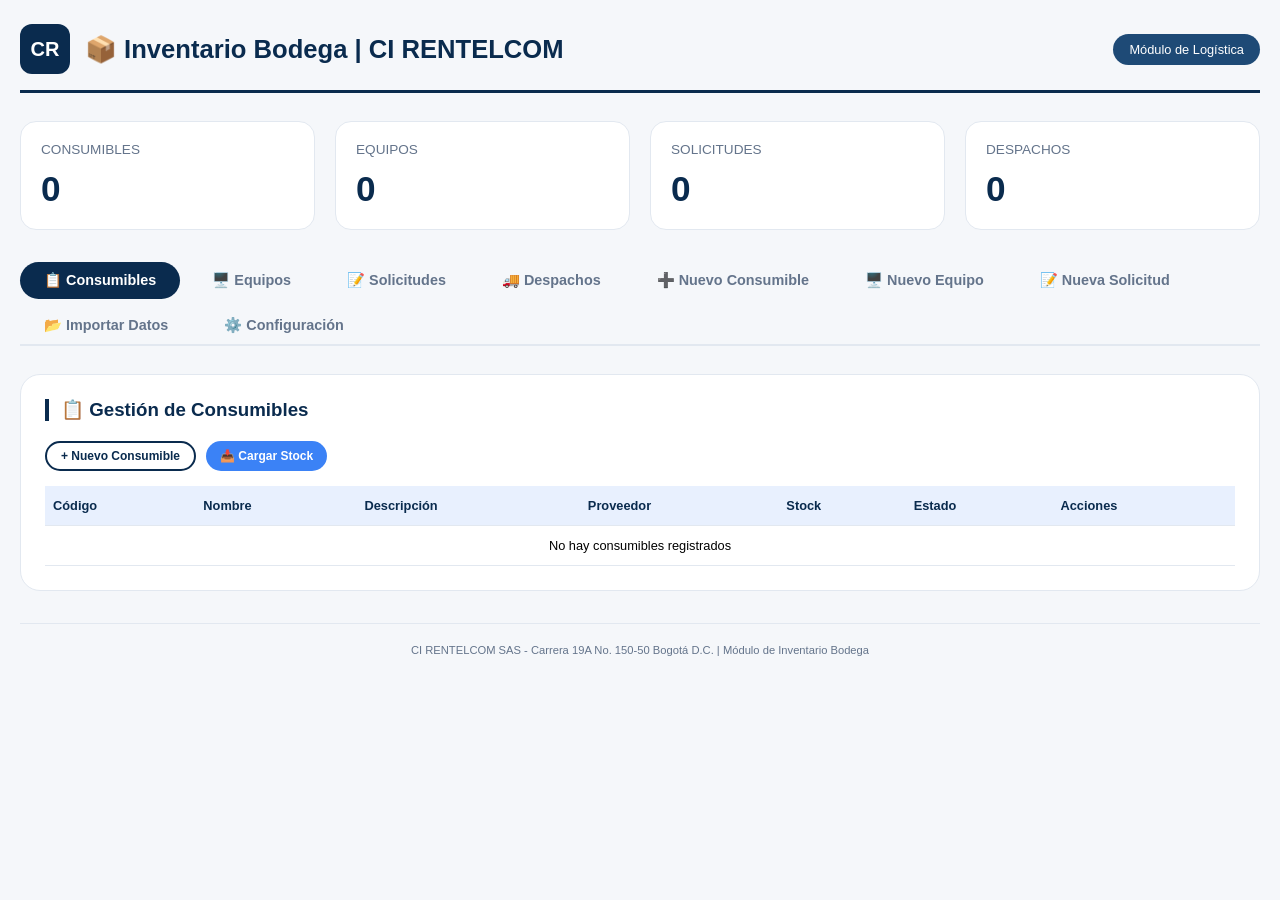
<file: inventario_bodega.html>
<!DOCTYPE html>
<html lang="es">
<head>
    <meta charset="UTF-8">
    <meta name="viewport" content="width=device-width, initial-scale=1.0">
    <title>Inventario Bodega - CI RENTELCOM</title>
    <script src="https://cdn.sheetjs.com/xlsx-0.20.2/package/dist/xlsx.full.min.js"></script>
    <style>
        /* ===== ESTILOS GENERALES (Adaptados del sistema de laboratorio) ===== */
        :root {
            --primary: #0a2b4e;
            --primary-dark: #051a30;
            --primary-light: #1e4a76;
            --secondary: #e8f0fe;
            --gray-border: #e2e8f0;
            --text-dark: #1e293b;
            --text-gray: #64748b;
            --white: #ffffff;
            --danger: #dc2626;
            --warning: #f59e0b;
            --success: #10b981;
            --info: #3b82f6;
        }
        * { box-sizing: border-box; margin: 0; padding: 0; }
        body { background: #f5f7fa; font-family: 'Segoe UI', sans-serif; padding: 24px 20px; }
        .container { max-width: 1400px; margin: 0 auto; }

        /* ===== HEADER ===== */
        .header { display: flex; justify-content: space-between; align-items: center; flex-wrap: wrap; gap: 16px; margin-bottom: 28px; padding-bottom: 16px; border-bottom: 3px solid var(--primary); }
        .logo-area { display: flex; align-items: center; gap: 15px; }
        .logo-placeholder { width: 50px; height: 50px; background: var(--primary); border-radius: 12px; display: flex; align-items: center; justify-content: center; color: white; font-weight: bold; font-size: 20px; }
        h1 { font-size: 1.6rem; color: var(--primary); }
        .badge { background: var(--primary-light); color: white; padding: 8px 16px; border-radius: 40px; font-size: 0.8rem; }

        /* ===== TARJETAS DE DASHBOARD ===== */
        .dashboard { display: grid; grid-template-columns: repeat(auto-fit, minmax(180px, 1fr)); gap: 20px; margin-bottom: 32px; }
        .card { background: white; border-radius: 16px; padding: 20px; cursor: pointer; border: 1px solid var(--gray-border); transition: all 0.2s; }
        .card:hover { transform: translateY(-3px); background: var(--secondary); }
        .card h3 { font-size: 0.85rem; font-weight: 500; color: var(--text-gray); margin-bottom: 12px; text-transform: uppercase; }
        .card .number { font-size: 2.2rem; font-weight: 700; color: var(--primary); }

        /* ===== PESTAÑAS ===== */
        .tabs { display: flex; flex-wrap: wrap; gap: 8px; border-bottom: 2px solid var(--gray-border); margin-bottom: 28px; }
        .tab-btn { background: none; border: none; padding: 10px 24px; font-size: 0.9rem; font-weight: 600; cursor: pointer; border-radius: 30px; color: var(--text-gray); }
        .tab-btn:hover { background: var(--secondary); color: var(--primary); }
        .tab-btn.active { background: var(--primary); color: white; }
        .tab-pane { display: none; }
        .tab-pane.active-pane { display: block; }

        /* ===== TARJETAS DE FORMULARIOS Y TABLAS ===== */
        .form-card, .table-card { background: white; border-radius: 20px; padding: 24px; margin-bottom: 32px; border: 1px solid var(--gray-border); }
        .form-card h3, .table-card h3 { margin-bottom: 20px; color: var(--primary); border-left: 4px solid var(--primary); padding-left: 12px; }
        .form-grid { display: grid; grid-template-columns: repeat(auto-fit, minmax(280px, 1fr)); gap: 20px; }
        .input-group { display: flex; flex-direction: column; gap: 6px; margin-bottom: 15px; }
        label { font-weight: 600; font-size: 0.8rem; color: var(--text-gray); text-transform: uppercase; }
        input, select, textarea { padding: 12px; border: 1px solid var(--gray-border); border-radius: 12px; font-family: inherit; font-size: 0.9rem; }
        textarea { resize: vertical; min-height: 60px; }

        /* ===== BOTONES ===== */
        button { background: var(--primary); color: white; border: none; padding: 12px 24px; border-radius: 30px; font-weight: 600; cursor: pointer; transition: 0.2s; }
        button:hover { background: var(--primary-dark); }
        .btn-outline { background: transparent; border: 2px solid var(--primary); color: var(--primary); }
        .btn-outline:hover { background: var(--primary); color: white; }
        .btn-danger { background: var(--danger); }
        .btn-danger:hover { background: #b91c1c; }
        .btn-success { background: var(--success); }
        .btn-success:hover { background: #059669; }
        .btn-info { background: var(--info); }
        .btn-info:hover { background: #2563eb; }
        .btn-sm { padding: 6px 14px; font-size: 0.75rem; }

        /* ===== TABLAS ===== */
        table { width: 100%; border-collapse: collapse; }
        th, td { text-align: left; padding: 12px 8px; border-bottom: 1px solid var(--gray-border); font-size: 0.8rem; vertical-align: middle; }
        th { background: var(--secondary); font-weight: 600; color: var(--primary); }
        .table-responsive { overflow-x: auto; }

        /* ===== BADGES DE ESTADO ===== */
        .status-badge { padding: 4px 12px; border-radius: 20px; font-size: 0.7rem; font-weight: 600; display: inline-block; }
        .badge-pendiente { background: #fef3c7; color: #d97706; }
        .badge-aprobado { background: #d1fae5; color: #059669; }
        .badge-rechazado { background: #ffe6e6; color: #c62828; }
        .badge-despachado { background: #dbeafe; color: #1d4ed8; }
        .badge-disponible { background: #d1fae5; color: #059669; }
        .badge-no-disponible { background: #f3f4f6; color: #6b7280; }
        .badge-bajo-stock { background: #fef3c7; color: #d97706; }
        .badge-sin-stock { background: #fee2e2; color: #dc2626; }

        /* ===== BOTONES DE ACCIÓN ===== */
        .pdf-btn { background: var(--danger); padding: 4px 10px; font-size: 0.7rem; border-radius: 20px; border: none; color: white; cursor: pointer; }
        .pdf-btn:hover { background: #b91c1c; }
        .edit-btn { background: var(--warning); padding: 4px 10px; font-size: 0.7rem; border-radius: 20px; border: none; color: white; cursor: pointer; }
        .edit-btn:hover { background: #d97706; }
        .delete-btn { background: #6b7280; padding: 4px 10px; font-size: 0.7rem; border-radius: 20px; border: none; color: white; cursor: pointer; }
        .delete-btn:hover { background: #4b5563; }
        .despachar-btn { background: var(--success); padding: 4px 10px; font-size: 0.7rem; border-radius: 20px; border: none; color: white; cursor: pointer; }
        .despachar-btn:hover { background: #059669; }
        .acciones-btns { display: flex; gap: 4px; flex-wrap: wrap; }

        /* ===== ALERTAS Y MODALES ===== */
        .alert-success { background: #d1fae5; color: #065f46; padding: 12px; border-radius: 12px; margin-bottom: 20px; display: none; position: fixed; top: 20px; right: 20px; z-index: 9999; box-shadow: 0 4px 12px rgba(0,0,0,0.15); }
        .modal { display: none; position: fixed; top: 0; left: 0; width: 100%; height: 100%; background: rgba(0,0,0,0.5); z-index: 1000; justify-content: center; align-items: center; }
        .modal-content { background: white; border-radius: 20px; padding: 24px; max-width: 700px; width: 90%; max-height: 90vh; overflow-y: auto; }
        .modal-header { display: flex; justify-content: space-between; align-items: center; margin-bottom: 20px; }
        .close-modal { font-size: 28px; cursor: pointer; color: var(--text-gray); }
        .close-modal:hover { color: var(--danger); }

        /* ===== IMPORTACIÓN ===== */
        .import-area { border: 2px dashed var(--gray-border); padding: 30px 20px; text-align: center; border-radius: 16px; cursor: pointer; margin: 10px 0; }
        .import-area:hover { border-color: var(--primary); background: var(--secondary); }
        .import-box { border: 1px solid var(--gray-border); border-radius: 16px; padding: 20px; background: var(--secondary); margin-bottom: 20px; }
        .import-separado { display: grid; grid-template-columns: 1fr 1fr; gap: 20px; margin-top: 15px; }
        @media (max-width: 768px) { .import-separado { grid-template-columns: 1fr; } }

        /* ===== PIE DE PÁGINA ===== */
        .app-footer { text-align: center; padding: 20px; color: var(--text-gray); font-size: 0.7rem; border-top: 1px solid var(--gray-border); margin-top: 20px; }
    </style>
</head>
<body>
<div class="container">

    <!-- ===== HEADER ===== -->
    <div class="header">
        <div class="logo-area">
            <div class="logo-placeholder">CR</div>
            <h1>📦 Inventario Bodega | CI RENTELCOM</h1>
        </div>
        <div class="badge">Módulo de Logística</div>
    </div>

    <!-- ===== ALERTA DE ÉXITO ===== -->
    <div id="mensajeExito" class="alert-success"></div>

    <!-- ===== DASHBOARD ===== -->
    <div class="dashboard">
        <div class="card" data-accion="consumibles"><h3>Consumibles</h3><div class="number" id="totalConsumibles">0</div></div>
        <div class="card" data-accion="equipos"><h3>Equipos</h3><div class="number" id="totalEquipos">0</div></div>
        <div class="card" data-accion="solicitudes"><h3>Solicitudes</h3><div class="number" id="totalSolicitudes">0</div></div>
        <div class="card" data-accion="despachos"><h3>Despachos</h3><div class="number" id="totalDespachos">0</div></div>
    </div>

    <!-- ===== PESTAÑAS ===== -->
    <div class="tabs">
        <button class="tab-btn active" data-tab="consumibles">📋 Consumibles</button>
        <button class="tab-btn" data-tab="equipos">🖥️ Equipos</button>
        <button class="tab-btn" data-tab="solicitudes">📝 Solicitudes</button>
        <button class="tab-btn" data-tab="despachos">🚚 Despachos</button>
        <button class="tab-btn" data-tab="nuevoConsumible">➕ Nuevo Consumible</button>
        <button class="tab-btn" data-tab="nuevoEquipo">🖥️ Nuevo Equipo</button>
        <button class="tab-btn" data-tab="nuevaSolicitud">📝 Nueva Solicitud</button>
        <button class="tab-btn" data-tab="importar">📂 Importar Datos</button>
        <button class="tab-btn" data-tab="configuracion">⚙️ Configuración</button>
    </div>

    <!-- ===== CONSUMIBLES ===== -->
    <div id="consumibles" class="tab-pane active-pane">
        <div class="table-card">
            <h3>📋 Gestión de Consumibles</h3>
            <div style="display:flex; gap:10px; flex-wrap:wrap; margin-bottom:15px;">
                <button id="btnAgregarConsumible" class="btn-outline btn-sm">+ Nuevo Consumible</button>
                <button id="btnCargarStock" class="btn-info btn-sm">📥 Cargar Stock</button>
            </div>
            <div class="table-responsive">
                <table>
                    <thead>
                        <tr>
                            <th>Código</th><th>Nombre</th><th>Descripción</th><th>Proveedor</th><th>Stock</th><th>Estado</th>
                            <th>Acciones</th>
                        </tr>
                    </thead>
                    <tbody id="consumiblesBody"></tbody>
                </table>
            </div>
        </div>
    </div>

    <!-- ===== EQUIPOS ===== -->
    <div id="equipos" class="tab-pane">
        <div class="table-card">
            <h3>🖥️ Gestión de Equipos</h3>
            <button id="btnAgregarEquipo" class="btn-outline btn-sm" style="margin-bottom:15px;">+ Nuevo Equipo</button>
            <div class="table-responsive">
                <table>
                    <thead>
                        <tr>
                            <th>Código</th><th>Nombre</th><th>Descripción</th><th>Estado</th>
                            <th>Acciones</th>
                        </tr>
                    </thead>
                    <tbody id="equiposBody"></tbody>
                </table>
            </div>
        </div>
    </div>

    <!-- ===== SOLICITUDES ===== -->
    <div id="solicitudes" class="tab-pane">
        <div class="table-card">
            <h3>📝 Solicitudes de Compra/Alquiler</h3>
            <button id="btnNuevaSolicitud" class="btn-outline btn-sm" style="margin-bottom:15px;">+ Nueva Solicitud</button>
            <div class="table-responsive">
                <table>
                    <thead>
                        <tr>
                            <th>N° Solicitud</th><th>Fecha</th><th>Tipo</th><th>Producto/Equipo</th><th>Cantidad</th>
                            <th>Solicitante</th><th>Estado</th><th>Acciones</th>
                        </tr>
                    </thead>
                    <tbody id="solicitudesBody"></tbody>
                </table>
            </div>
        </div>
    </div>

    <!-- ===== DESPACHOS ===== -->
    <div id="despachos" class="tab-pane">
        <div class="table-card">
            <h3>🚚 Registro de Despachos</h3>
            <div class="table-responsive">
                <table>
                    <thead>
                        <tr>
                            <th>N° Despacho</th><th>Fecha</th><th>N° Solicitud</th><th>Producto/Equipo</th>
                            <th>Cantidad</th><th>Responsable Logística</th><th>Acciones</th>
                        </tr>
                    </thead>
                    <tbody id="despachosBody"></tbody>
                </table>
            </div>
        </div>
    </div>

    <!-- ===== NUEVO CONSUMIBLE ===== -->
    <div id="nuevoConsumible" class="tab-pane">
        <div class="form-card">
            <h3>➕ Registrar Nuevo Consumible</h3>
            <div class="form-grid">
                <div class="input-group"><label>Código *</label><input id="consCategoria" placeholder="Ej: CON-001"></div>
                <div class="input-group"><label>Nombre *</label><input id="consNombre" placeholder="Nombre del producto"></div>
                <div class="input-group"><label>Descripción</label><input id="consDescripcion" placeholder="Descripción detallada"></div>
                <div class="input-group"><label>Proveedor</label><input id="consProveedor" placeholder="Nombre del proveedor"></div>
                <div class="input-group"><label>Stock Inicial</label><input id="consStock" type="number" value="0" min="0"></div>
            </div>
            <button id="btnGuardarConsumible">💾 Guardar Consumible</button>
        </div>
    </div>

    <!-- ===== NUEVO EQUIPO ===== -->
    <div id="nuevoEquipo" class="tab-pane">
        <div class="form-card">
            <h3>➕ Registrar Nuevo Equipo</h3>
            <div class="form-grid">
                <div class="input-group"><label>Código *</label><input id="eqCategoria" placeholder="Ej: EQ-001"></div>
                <div class="input-group"><label>Nombre *</label><input id="eqNombre" placeholder="Nombre del equipo"></div>
                <div class="input-group"><label>Descripción</label><input id="eqDescripcion" placeholder="Descripción detallada"></div>
                <div class="input-group"><label>Estado Inicial</label>
                    <select id="eqEstado">
                        <option value="Disponible">✅ Disponible</option>
                        <option value="No Disponible">❌ No Disponible</option>
                    </select>
                </div>
            </div>
            <button id="btnGuardarEquipo">💾 Guardar Equipo</button>
        </div>
    </div>

    <!-- ===== NUEVA SOLICITUD ===== -->
    <div id="nuevaSolicitud" class="tab-pane">
        <div class="form-card">
            <h3>📝 Nueva Solicitud de Compra/Alquiler</h3>
            <div class="form-grid">
                <div class="input-group"><label>N° Solicitud *</label><input id="solNumero" placeholder="Ej: SOL-001"></div>
                <div class="input-group"><label>Tipo *</label>
                    <select id="solTipo">
                        <option value="Compra">🛒 Compra</option>
                        <option value="Alquiler">📦 Alquiler</option>
                    </select>
                </div>
                <div class="input-group"><label>Producto/Equipo *</label><input id="solProducto" placeholder="Nombre del producto o equipo"></div>
                <div class="input-group"><label>Cantidad *</label><input id="solCantidad" type="number" min="1" value="1"></div>
                <div class="input-group"><label>Solicitante *</label><input id="solSolicitante" placeholder="Nombre del solicitante (Comercial)"></div>
                <div class="input-group"><label>Fecha de Necesidad</label><input id="solFechaNecesidad" type="date"></div>
                <div class="input-group" style="grid-column: 1 / -1;"><label>Observaciones</label><textarea id="solObservaciones" rows="2"></textarea></div>
            </div>
            <button id="btnGuardarSolicitud">💾 Guardar Solicitud</button>
        </div>
    </div>

    <!-- ===== MODAL DESPACHAR SOLICITUD ===== -->
    <div id="modalDespachar" class="modal">
        <div class="modal-content">
            <div class="modal-header">
                <h3>🚚 Despachar Solicitud</h3>
                <span class="close-modal" onclick="cerrarModalDespachar()">&times;</span>
            </div>
            <div id="despacharInfo"></div>
            <div class="form-grid">
                <div class="input-group"><label>Cantidad a Despachar *</label><input id="despCantidad" type="number" min="1" value="1"></div>
                <div class="input-group"><label>Responsable Logística *</label><input id="despResponsable" placeholder="Nombre del responsable"></div>
            </div>
            <button id="btnConfirmarDespacho">✅ Confirmar Despacho</button>
        </div>
    </div>

    <!-- ===== IMPORTAR DATOS ===== -->
    <div id="importar" class="tab-pane">
        <div class="form-card">
            <h3>📂 Importar Datos desde Excel</h3>
            <div class="import-separado">
                <div class="import-box">
                    <h4>📋 IMPORTAR CONSUMIBLES</h4>
                    <p style="font-size:12px;">Columnas: codigo, nombre, descripcion, proveedor, stock</p>
                    <div class="import-area" id="importConsumiblesArea"><div>📂</div><p>Arrastra Excel de CONSUMIBLES</p></div>
                    <input type="file" id="fileConsumiblesInput" accept=".xlsx" style="display:none;">
                </div>
                <div class="import-box">
                    <h4>🖥️ IMPORTAR EQUIPOS</h4>
                    <p style="font-size:12px;">Columnas: codigo, nombre, descripcion, estado</p>
                    <div class="import-area" id="importEquiposArea"><div>📂</div><p>Arrastra Excel de EQUIPOS</p></div>
                    <input type="file" id="fileEquiposInput" accept=".xlsx" style="display:none;">
                </div>
            </div>
        </div>
    </div>

    <!-- ===== CONFIGURACIÓN ===== -->
    <div id="configuracion" class="tab-pane">
        <div class="form-card">
            <h3>⚙️ Configuración del Módulo</h3>
            <div class="export-buttons" style="display:flex; gap:15px; flex-wrap:wrap; margin-bottom:20px;">
                <button id="btnExportarTodo" class="btn-success">📊 Exportar TODO</button>
                <button id="btnExportarConsumibles" class="btn-outline">📋 Exportar Consumibles</button>
                <button id="btnExportarEquipos" class="btn-outline">🖥️ Exportar Equipos</button>
                <button id="btnExportarSolicitudes" class="btn-outline">📝 Exportar Solicitudes</button>
                <button id="btnExportarDespachos" class="btn-outline">🚚 Exportar Despachos</button>
            </div>
            <hr style="margin:20px 0;">
            <button id="btnEliminarTodos" class="btn-danger">🗑️ Eliminar todos los datos</button>
            <button id="btnCargarEjemplo" class="btn-outline" style="margin-top:15px;">📋 Cargar Datos de Ejemplo</button>
        </div>
    </div>

    <!-- ===== PIE DE PÁGINA ===== -->
    <div class="app-footer">CI RENTELCOM SAS - Carrera 19A No. 150-50 Bogotá D.C. | Módulo de Inventario Bodega</div>
</div>

<script>
    // ========================================================================
    // 1. ESTRUCTURA DE DATOS Y PERSISTENCIA
    // ========================================================================
    let consumibles = [];
    let equipos = [];
    let solicitudes = [];
    let despachos = [];
    let nextId = 100;

    function guardarDatos() {
        localStorage.setItem("inv_consumibles", JSON.stringify(consumibles));
        localStorage.setItem("inv_equipos", JSON.stringify(equipos));
        localStorage.setItem("inv_solicitudes", JSON.stringify(solicitudes));
        localStorage.setItem("inv_despachos", JSON.stringify(despachos));
        localStorage.setItem("inv_nextId", nextId);
    }

    function cargarDatos() {
        consumibles = JSON.parse(localStorage.getItem("inv_consumibles") || "[]");
        equipos = JSON.parse(localStorage.getItem("inv_equipos") || "[]");
        solicitudes = JSON.parse(localStorage.getItem("inv_solicitudes") || "[]");
        despachos = JSON.parse(localStorage.getItem("inv_despachos") || "[]");
        nextId = parseInt(localStorage.getItem("inv_nextId") || "100");
        renderAll();
    }

    function mostrarMensaje(msg) {
        const d = document.getElementById("mensajeExito");
        d.innerText = msg;
        d.style.display = "block";
        setTimeout(() => d.style.display = "none", 3500);
    }

    // ========================================================================
    // 2. RENDERIZADO PRINCIPAL
    // ========================================================================
    function renderAll() {
        // Dashboard
        document.getElementById("totalConsumibles").innerText = consumibles.length;
        document.getElementById("totalEquipos").innerText = equipos.length;
        document.getElementById("totalSolicitudes").innerText = solicitudes.length;
        document.getElementById("totalDespachos").innerText = despachos.length;

        renderConsumibles();
        renderEquipos();
        renderSolicitudes();
        renderDespachos();
    }

    // --- CONSUMIBLES ---
    function renderConsumibles() {
        const tbody = document.getElementById("consumiblesBody");
        if (consumibles.length === 0) {
            tbody.innerHTML = '<tr><td colspan="7" style="text-align:center;">No hay consumibles registrados</td></tr>';
            return;
        }
        tbody.innerHTML = consumibles.map((c, idx) => {
            let stockClass = "badge-disponible";
            if (c.stock <= 0) stockClass = "badge-sin-stock";
            else if (c.stock < 5) stockClass = "badge-bajo-stock";

            return `<tr>
                <td><strong>${c.codigo}</strong></td>
                <td>${c.nombre}</td>
                <td>${c.descripcion || "-"}</td>
                <td>${c.proveedor || "-"}</td>
                <td><span class="status-badge ${stockClass}">${c.stock}</span></td>
                <td><span class="status-badge ${c.stock > 0 ? 'badge-disponible' : 'badge-sin-stock'}">${c.stock > 0 ? 'Disponible' : 'Sin Stock'}</span></td>
                <td>
                    <div class="acciones-btns">
                        <button class="edit-btn" onclick="editarConsumible(${idx})">✏️</button>
                        <button class="delete-btn" onclick="eliminarConsumible(${idx})">🗑️</button>
                        <button class="pdf-btn" onclick="generarPDFConsumible(${idx})">PDF</button>
                    </div>
                </td>
            </tr>`;
        }).join('');
    }

    // --- EQUIPOS ---
    function renderEquipos() {
        const tbody = document.getElementById("equiposBody");
        if (equipos.length === 0) {
            tbody.innerHTML = '<tr><td colspan="5" style="text-align:center;">No hay equipos registrados</td></tr>';
            return;
        }
        tbody.innerHTML = equipos.map((e, idx) => {
            const estadoClass = e.estado === "Disponible" ? "badge-disponible" : "badge-no-disponible";
            return `<tr>
                <td><strong>${e.codigo}</strong></td>
                <td>${e.nombre}</td>
                <td>${e.descripcion || "-"}</td>
                <td><span class="status-badge ${estadoClass}">${e.estado}</span></td>
                <td>
                    <div class="acciones-btns">
                        <button class="edit-btn" onclick="editarEquipo(${idx})">✏️</button>
                        <button class="delete-btn" onclick="eliminarEquipo(${idx})">🗑️</button>
                        <button class="pdf-btn" onclick="generarPDFEquipo(${idx})">PDF</button>
                    </div>
                </td>
            </tr>`;
        }).join('');
    }

    // --- SOLICITUDES ---
    function renderSolicitudes() {
        const tbody = document.getElementById("solicitudesBody");
        if (solicitudes.length === 0) {
            tbody.innerHTML = '<tr><td colspan="8" style="text-align:center;">No hay solicitudes registradas</td></tr>';
            return;
        }
        // Ordenar: más recientes primero
        const sorted = [...solicitudes].sort((a, b) => new Date(b.fecha) - new Date(a.fecha));
        tbody.innerHTML = sorted.map((s, idx) => {
            const originalIdx = solicitudes.findIndex(item => item.numero === s.numero);
            let estadoClass = "badge-pendiente";
            if (s.estado === "Despachado") estadoClass = "badge-despachado";
            else if (s.estado === "Cancelado") estadoClass = "badge-rechazado";

            return `<tr>
                <td><strong>${s.numero}</strong></td>
                <td>${s.fecha || "-"}</td>
                <td>${s.tipo}</td>
                <td>${s.producto}</td>
                <td>${s.cantidad}</td>
                <td>${s.solicitante}</td>
                <td><span class="status-badge ${estadoClass}">${s.estado}</span></td>
                <td>
                    <div class="acciones-btns">
                        ${s.estado === "Pendiente" ? `<button class="despachar-btn" onclick="abrirModalDespachar(${originalIdx})">🚚 Despachar</button>` : ''}
                        <button class="edit-btn" onclick="editarSolicitud(${originalIdx})">✏️</button>
                        <button class="delete-btn" onclick="eliminarSolicitud(${originalIdx})">🗑️</button>
                        <button class="pdf-btn" onclick="generarPDFSolicitud(${originalIdx})">PDF</button>
                    </div>
                </td>
            </tr>`;
        }).join('');
    }

    // --- DESPACHOS ---
    function renderDespachos() {
        const tbody = document.getElementById("despachosBody");
        if (despachos.length === 0) {
            tbody.innerHTML = '<tr><td colspan="7" style="text-align:center;">No hay despachos registrados</td></tr>';
            return;
        }
        const sorted = [...despachos].sort((a, b) => new Date(b.fecha) - new Date(a.fecha));
        tbody.innerHTML = sorted.map((d, idx) => {
            const originalIdx = despachos.findIndex(item => item.numero === d.numero);
            return `<tr>
                <td><strong>${d.numero}</strong></td>
                <td>${d.fecha || "-"}</td>
                <td>${d.solicitudNumero}</td>
                <td>${d.producto}</td>
                <td>${d.cantidad}</td>
                <td>${d.responsable}</td>
                <td>
                    <div class="acciones-btns">
                        <button class="delete-btn" onclick="eliminarDespacho(${originalIdx})">🗑️</button>
                        <button class="pdf-btn" onclick="generarPDFDespacho(${originalIdx})">PDF</button>
                    </div>
                </td>
            </tr>`;
        }).join('');
    }

    // ========================================================================
    // 3. CRUD CONSUMIBLES
    // ========================================================================
    window.editarConsumible = (idx) => {
        const c = consumibles[idx];
        document.getElementById("consCategoria").value = c.codigo;
        document.getElementById("consNombre").value = c.nombre;
        document.getElementById("consDescripcion").value = c.descripcion || "";
        document.getElementById("consProveedor").value = c.proveedor || "";
        document.getElementById("consStock").value = c.stock;
        document.querySelector('.tab-btn[data-tab="nuevoConsumible"]').click();
        // Cambiamos el comportamiento del botón guardar para actualizar
        const btn = document.getElementById("btnGuardarConsumible");
        btn.textContent = "✏️ Actualizar Consumible";
        btn.onclick = () => {
            c.codigo = document.getElementById("consCategoria").value.trim();
            c.nombre = document.getElementById("consNombre").value.trim();
            c.descripcion = document.getElementById("consDescripcion").value.trim();
            c.proveedor = document.getElementById("consProveedor").value.trim();
            c.stock = parseInt(document.getElementById("consStock").value) || 0;
            guardarDatos();
            renderAll();
            mostrarMensaje(`✅ Consumible ${c.codigo} actualizado`);
            btn.textContent = "💾 Guardar Consumible";
            btn.onclick = guardarConsumible;
            // Limpiar formulario
            document.getElementById("consCategoria").value = "";
            document.getElementById("consNombre").value = "";
            document.getElementById("consDescripcion").value = "";
            document.getElementById("consProveedor").value = "";
            document.getElementById("consStock").value = "0";
            document.querySelector('.tab-btn[data-tab="consumibles"]').click();
        };
        mostrarMensaje(`✏️ Editando consumible ${c.codigo}`);
    };

    window.eliminarConsumible = (idx) => {
        if (confirm(`¿Eliminar el consumible ${consumibles[idx].codigo}?`)) {
            consumibles.splice(idx, 1);
            guardarDatos();
            renderAll();
            mostrarMensage(`✅ Consumible eliminado`);
        }
    };

    function guardarConsumible() {
        const codigo = document.getElementById("consCategoria").value.trim();
        const nombre = document.getElementById("consNombre").value.trim();
        if (!codigo || !nombre) {
            mostrarMensaje("⚠️ Código y Nombre son obligatorios");
            return;
        }
        consumibles.push({
            codigo,
            nombre,
            descripcion: document.getElementById("consDescripcion").value.trim(),
            proveedor: document.getElementById("consProveedor").value.trim(),
            stock: parseInt(document.getElementById("consStock").value) || 0
        });
        guardarDatos();
        renderAll();
        mostrarMensaje(`✅ Consumible ${codigo} registrado`);
        // Limpiar formulario
        document.getElementById("consCategoria").value = "";
        document.getElementById("consNombre").value = "";
        document.getElementById("consDescripcion").value = "";
        document.getElementById("consProveedor").value = "";
        document.getElementById("consStock").value = "0";
        document.querySelector('.tab-btn[data-tab="consumibles"]').click();
    }

    document.getElementById("btnGuardarConsumible").onclick = guardarConsumible;
    document.getElementById("btnAgregarConsumible").onclick = () => document.querySelector('.tab-btn[data-tab="nuevoConsumible"]').click();

    // ========================================================================
    // 4. CRUD EQUIPOS
    // ========================================================================
    window.editarEquipo = (idx) => {
        const e = equipos[idx];
        document.getElementById("eqCategoria").value = e.codigo;
        document.getElementById("eqNombre").value = e.nombre;
        document.getElementById("eqDescripcion").value = e.descripcion || "";
        document.getElementById("eqEstado").value = e.estado;
        document.querySelector('.tab-btn[data-tab="nuevoEquipo"]').click();
        const btn = document.getElementById("btnGuardarEquipo");
        btn.textContent = "✏️ Actualizar Equipo";
        btn.onclick = () => {
            e.codigo = document.getElementById("eqCategoria").value.trim();
            e.nombre = document.getElementById("eqNombre").value.trim();
            e.descripcion = document.getElementById("eqDescripcion").value.trim();
            e.estado = document.getElementById("eqEstado").value;
            guardarDatos();
            renderAll();
            mostrarMensaje(`✅ Equipo ${e.codigo} actualizado`);
            btn.textContent = "💾 Guardar Equipo";
            btn.onclick = guardarEquipo;
            document.getElementById("eqCategoria").value = "";
            document.getElementById("eqNombre").value = "";
            document.getElementById("eqDescripcion").value = "";
            document.querySelector('.tab-btn[data-tab="equipos"]').click();
        };
        mostrarMensaje(`✏️ Editando equipo ${e.codigo}`);
    };

    window.eliminarEquipo = (idx) => {
        if (confirm(`¿Eliminar el equipo ${equipos[idx].codigo}?`)) {
            equipos.splice(idx, 1);
            guardarDatos();
            renderAll();
            mostrarMensaje(`✅ Equipo eliminado`);
        }
    };

    function guardarEquipo() {
        const codigo = document.getElementById("eqCategoria").value.trim();
        const nombre = document.getElementById("eqNombre").value.trim();
        if (!codigo || !nombre) {
            mostrarMensaje("⚠️ Código y Nombre son obligatorios");
            return;
        }
        equipos.push({
            codigo,
            nombre,
            descripcion: document.getElementById("eqDescripcion").value.trim(),
            estado: document.getElementById("eqEstado").value
        });
        guardarDatos();
        renderAll();
        mostrarMensaje(`✅ Equipo ${codigo} registrado`);
        document.getElementById("eqCategoria").value = "";
        document.getElementById("eqNombre").value = "";
        document.getElementById("eqDescripcion").value = "";
        document.querySelector('.tab-btn[data-tab="equipos"]').click();
    }

    document.getElementById("btnGuardarEquipo").onclick = guardarEquipo;
    document.getElementById("btnAgregarEquipo").onclick = () => document.querySelector('.tab-btn[data-tab="nuevoEquipo"]').click();

    // ========================================================================
    // 5. CRUD SOLICITUDES Y DESPACHOS
    // ========================================================================
    function guardarSolicitud() {
        const numero = document.getElementById("solNumero").value.trim();
        const producto = document.getElementById("solProducto").value.trim();
        const solicitante = document.getElementById("solSolicitante").value.trim();
        if (!numero || !producto || !solicitante) {
            mostrarMensaje("⚠️ N° Solicitud, Producto y Solicitante son obligatorios");
            return;
        }
        solicitudes.push({
            numero,
            fecha: new Date().toISOString().slice(0, 10),
            tipo: document.getElementById("solTipo").value,
            producto,
            cantidad: parseInt(document.getElementById("solCantidad").value) || 1,
            solicitante,
            fechaNecesidad: document.getElementById("solFechaNecesidad").value || "",
            observaciones: document.getElementById("solObservaciones").value.trim(),
            estado: "Pendiente"
        });
        guardarDatos();
        renderAll();
        mostrarMensaje(`✅ Solicitud ${numero} registrada`);
        document.getElementById("solNumero").value = "";
        document.getElementById("solProducto").value = "";
        document.getElementById("solSolicitante").value = "";
        document.getElementById("solCantidad").value = "1";
        document.getElementById("solFechaNecesidad").value = "";
        document.getElementById("solObservaciones").value = "";
        document.querySelector('.tab-btn[data-tab="solicitudes"]').click();
    }

    document.getElementById("btnGuardarSolicitud").onclick = guardarSolicitud;
    document.getElementById("btnNuevaSolicitud").onclick = () => document.querySelector('.tab-btn[data-tab="nuevaSolicitud"]').click();

    window.editarSolicitud = (idx) => {
        const s = solicitudes[idx];
        document.getElementById("solNumero").value = s.numero;
        document.getElementById("solTipo").value = s.tipo;
        document.getElementById("solProducto").value = s.producto;
        document.getElementById("solCantidad").value = s.cantidad;
        document.getElementById("solSolicitante").value = s.solicitante;
        document.getElementById("solFechaNecesidad").value = s.fechaNecesidad || "";
        document.getElementById("solObservaciones").value = s.observaciones || "";
        document.querySelector('.tab-btn[data-tab="nuevaSolicitud"]').click();
        const btn = document.getElementById("btnGuardarSolicitud");
        btn.textContent = "✏️ Actualizar Solicitud";
        btn.onclick = () => {
            s.numero = document.getElementById("solNumero").value.trim();
            s.tipo = document.getElementById("solTipo").value;
            s.producto = document.getElementById("solProducto").value.trim();
            s.cantidad = parseInt(document.getElementById("solCantidad").value) || 1;
            s.solicitante = document.getElementById("solSolicitante").value.trim();
            s.fechaNecesidad = document.getElementById("solFechaNecesidad").value || "";
            s.observaciones = document.getElementById("solObservaciones").value.trim();
            guardarDatos();
            renderAll();
            mostrarMensaje(`✅ Solicitud ${s.numero} actualizada`);
            btn.textContent = "💾 Guardar Solicitud";
            btn.onclick = guardarSolicitud;
            document.getElementById("solNumero").value = "";
            document.getElementById("solProducto").value = "";
            document.getElementById("solSolicitante").value = "";
            document.getElementById("solCantidad").value = "1";
            document.getElementById("solFechaNecesidad").value = "";
            document.getElementById("solObservaciones").value = "";
            document.querySelector('.tab-btn[data-tab="solicitudes"]').click();
        };
        mostrarMensaje(`✏️ Editando solicitud ${s.numero}`);
    };

    window.eliminarSolicitud = (idx) => {
        if (confirm(`¿Eliminar la solicitud ${solicitudes[idx].numero}?`)) {
            solicitudes.splice(idx, 1);
            guardarDatos();
            renderAll();
            mostrarMensaje(`✅ Solicitud eliminada`);
        }
    };

    // ===== DESPACHAR SOLICITUD =====
    let despacharIdx = null;

    window.abrirModalDespachar = (idx) => {
        despacharIdx = idx;
        const s = solicitudes[idx];
        if (s.estado !== "Pendiente") {
            mostrarMensaje(`⚠️ La solicitud ya fue ${s.estado}`);
            return;
        }
        document.getElementById("despacharInfo").innerHTML = `
            <div style="background:#f5f5f5; padding:15px; border-radius:12px; margin-bottom:15px;">
                <p><strong>Solicitud:</strong> ${s.numero}</p>
                <p><strong>Producto:</strong> ${s.producto}</p>
                <p><strong>Cantidad solicitada:</strong> ${s.cantidad}</p>
                <p><strong>Solicitante:</strong> ${s.solicitante}</p>
            </div>
        `;
        document.getElementById("despCantidad").value = s.cantidad;
        document.getElementById("despCantidad").max = s.cantidad;
        document.getElementById("despResponsable").value = "";
        document.getElementById("modalDespachar").style.display = "flex";
    };

    window.cerrarModalDespachar = () => {
        document.getElementById("modalDespachar").style.display = "none";
        despacharIdx = null;
    };

    document.getElementById("btnConfirmarDespacho").onclick = () => {
        if (despacharIdx === null) return;
        const s = solicitudes[despacharIdx];
        const cantidad = parseInt(document.getElementById("despCantidad").value) || 0;
        const responsable = document.getElementById("despResponsable").value.trim();
        if (cantidad <= 0) { mostrarMensaje("⚠️ Cantidad inválida"); return; }
        if (!responsable) { mostrarMensaje("⚠️ Responsable es obligatorio"); return; }
        if (cantidad > s.cantidad) { mostrarMensaje(`⚠️ La cantidad a despachar (${cantidad}) excede la solicitada (${s.cantidad})`); return; }

        // Registrar despacho
        const despacho = {
            numero: `DESP-${String(despachos.length + 1).padStart(3, '0')}`,
            fecha: new Date().toISOString().slice(0, 10),
            solicitudNumero: s.numero,
            producto: s.producto,
            cantidad: cantidad,
            responsable: responsable
        };
        despachos.push(despacho);

        // Actualizar stock del consumible si es compra
        if (s.tipo === "Compra") {
            const cons = consumibles.find(c => c.nombre.toLowerCase() === s.producto.toLowerCase() || c.codigo.toLowerCase() === s.producto.toLowerCase());
            if (cons) {
                cons.stock = Math.max(0, cons.stock - cantidad);
            } else {
                mostrarMensaje(`⚠️ No se encontró el consumible "${s.producto}" para descontar stock`);
            }
        }

        // Actualizar estado de la solicitud
        if (cantidad === s.cantidad) {
            s.estado = "Despachado";
        } else {
            s.estado = "Parcial";
            // Si se despacha parcial, crear una nueva solicitud para el resto
            const restante = s.cantidad - cantidad;
            if (restante > 0) {
                solicitudes.push({
                    numero: `${s.numero}-P${String(solicitudes.filter(sol => sol.numero.startsWith(s.numero)).length + 1)}`,
                    fecha: new Date().toISOString().slice(0, 10),
                    tipo: s.tipo,
                    producto: s.producto,
                    cantidad: restante,
                    solicitante: s.solicitante,
                    fechaNecesidad: s.fechaNecesidad || "",
                    observaciones: `Restante de solicitud ${s.numero} - ${s.observaciones || ''}`,
                    estado: "Pendiente"
                });
            }
        }

        guardarDatos();
        renderAll();
        cerrarModalDespachar();
        mostrarMensaje(`✅ Despacho ${despacho.numero} registrado correctamente`);
    };

    window.eliminarDespacho = (idx) => {
        if (confirm(`¿Eliminar el despacho ${despachos[idx].numero}?`)) {
            despachos.splice(idx, 1);
            guardarDatos();
            renderAll();
            mostrarMensaje(`✅ Despacho eliminado`);
        }
    };

    // ========================================================================
    // 6. GENERACIÓN DE PDF (vista previa en HTML)
    // ========================================================================
    function generarPDF(htmlContent, filename) {
        const fullHtml = `<!DOCTYPE html><html><head><meta charset="UTF-8"><title>${filename}</title>
            <style>body{font-family:'Segoe UI',Arial,sans-serif;padding:30px;margin:0;background:white;}
            table{width:100%;border-collapse:collapse;margin:15px 0;}
            th,td{border:1px solid #ccc;padding:8px 12px;text-align:left;font-size:12px;}
            th{background:#0a2b4e;color:white;}
            .header{text-align:center;margin-bottom:20px;color:#0a2b4e;border-bottom:2px solid #0a2b4e;padding-bottom:15px;}
            .footer{text-align:center;margin-top:30px;font-size:10px;color:#666;border-top:1px solid #ccc;padding-top:15px;}
            .info-line{margin:4px 0;font-size:13px;}
            .status-badge{display:inline-block;padding:2px 12px;border-radius:20px;font-weight:bold;}
            .badge-pendiente{background:#fef3c7;color:#d97706;}
            .badge-despachado{background:#dbeafe;color:#1d4ed8;}
            .badge-disponible{background:#d1fae5;color:#059669;}
            .badge-sin-stock{background:#fee2e2;color:#dc2626;}
            .badge-bajo-stock{background:#fef3c7;color:#d97706;}
            </style></head><body>
            <div style="text-align:center;margin-bottom:15px;"><h2>CI RENTELCOM SAS</h2><p>Módulo de Inventario Bodega</p></div>
            ${htmlContent}
            <div class="footer">Carrera 19A No. 150-50 Bogotá D.C. | Tel: 9399167</div>
            </body></html>`;
        const blob = new Blob([fullHtml], { type: 'text/html' });
        window.open(URL.createObjectURL(blob), '_blank');
    }

    window.generarPDFConsumible = (idx) => {
        const c = consumibles[idx];
        generarPDF(`
            <h3>📋 Ficha de Consumible</h3>
            <div class="info-line"><strong>Código:</strong> ${c.codigo}</div>
            <div class="info-line"><strong>Nombre:</strong> ${c.nombre}</div>
            <div class="info-line"><strong>Descripción:</strong> ${c.descripcion || "N/A"}</div>
            <div class="info-line"><strong>Proveedor:</strong> ${c.proveedor || "N/A"}</div>
            <div class="info-line"><strong>Stock:</strong> <span class="status-badge ${c.stock > 0 ? 'badge-disponible' : 'badge-sin-stock'}">${c.stock}</span></div>
        `, `Consumible_${c.codigo}`);
    };

    window.generarPDFEquipo = (idx) => {
        const e = equipos[idx];
        generarPDF(`
            <h3>🖥️ Ficha de Equipo</h3>
            <div class="info-line"><strong>Código:</strong> ${e.codigo}</div>
            <div class="info-line"><strong>Nombre:</strong> ${e.nombre}</div>
            <div class="info-line"><strong>Descripción:</strong> ${e.descripcion || "N/A"}</div>
            <div class="info-line"><strong>Estado:</strong> <span class="status-badge ${e.estado === 'Disponible' ? 'badge-disponible' : 'badge-no-disponible'}">${e.estado}</span></div>
        `, `Equipo_${e.codigo}`);
    };

    window.generarPDFSolicitud = (idx) => {
        const s = solicitudes[idx];
        const estadoClass = s.estado === "Pendiente" ? "badge-pendiente" : (s.estado === "Despachado" ? "badge-despachado" : "badge-rechazado");
        generarPDF(`
            <h3>📝 Solicitud ${s.numero}</h3>
            <div class="info-line"><strong>Fecha:</strong> ${s.fecha}</div>
            <div class="info-line"><strong>Tipo:</strong> ${s.tipo}</div>
            <div class="info-line"><strong>Producto/Equipo:</strong> ${s.producto}</div>
            <div class="info-line"><strong>Cantidad:</strong> ${s.cantidad}</div>
            <div class="info-line"><strong>Solicitante:</strong> ${s.solicitante}</div>
            <div class="info-line"><strong>Fecha de Necesidad:</strong> ${s.fechaNecesidad || "N/A"}</div>
            <div class="info-line"><strong>Observaciones:</strong> ${s.observaciones || "Ninguna"}</div>
            <div class="info-line"><strong>Estado:</strong> <span class="status-badge ${estadoClass}">${s.estado}</span></div>
        `, `Solicitud_${s.numero}`);
    };

    window.generarPDFDespacho = (idx) => {
        const d = despachos[idx];
        generarPDF(`
            <h3>🚚 Despacho ${d.numero}</h3>
            <div class="info-line"><strong>Fecha:</strong> ${d.fecha}</div>
            <div class="info-line"><strong>Solicitud N°:</strong> ${d.solicitudNumero}</div>
            <div class="info-line"><strong>Producto/Equipo:</strong> ${d.producto}</div>
            <div class="info-line"><strong>Cantidad:</strong> ${d.cantidad}</div>
            <div class="info-line"><strong>Responsable Logística:</strong> ${d.responsable}</div>
        `, `Despacho_${d.numero}`);
    };

    // ========================================================================
    // 7. IMPORTAR DATOS
    // ========================================================================
    function setupImport(areaId, fileInputId, isConsumibles) {
        const area = document.getElementById(areaId);
        const fileInput = document.getElementById(fileInputId);
        area.onclick = () => fileInput.click();
        area.ondragover = (e) => { e.preventDefault(); area.style.borderColor = "var(--primary)"; };
        area.ondragleave = () => area.style.borderColor = "var(--gray-border)";
        area.ondrop = (e) => { e.preventDefault(); fileInput.files = e.dataTransfer.files; procesarArchivo(fileInput.files[0]); };
        fileInput.onchange = () => { if (fileInput.files[0]) procesarArchivo(fileInput.files[0]); };

        const procesarArchivo = (file) => {
            const reader = new FileReader();
            reader.onload = (e) => {
                const data = new Uint8Array(e.target.result);
                const workbook = XLSX.read(data, { type: 'array' });
                const sheet = workbook.Sheets[workbook.SheetNames[0]];
                const rows = XLSX.utils.sheet_to_json(sheet);
                if (isConsumibles) {
                    rows.forEach(row => {
                        consumibles.push({
                            codigo: row.codigo || row.Codigo || row.CÓDIGO || "",
                            nombre: row.nombre || row.Nombre || "",
                            descripcion: row.descripcion || row.Descripcion || "",
                            proveedor: row.proveedor || row.Proveedor || "",
                            stock: parseInt(row.stock || row.Stock || "0") || 0
                        });
                    });
                } else {
                    rows.forEach(row => {
                        equipos.push({
                            codigo: row.codigo || row.Codigo || row.CÓDIGO || "",
                            nombre: row.nombre || row.Nombre || "",
                            descripcion: row.descripcion || row.Descripcion || "",
                            estado: row.estado || row.Estado || "Disponible"
                        });
                    });
                }
                guardarDatos();
                renderAll();
                mostrarMensaje(`✅ Importados ${rows.length} registros`);
            };
            reader.readAsArrayBuffer(file);
        };
    }

    setupImport("importConsumiblesArea", "fileConsumiblesInput", true);
    setupImport("importEquiposArea", "fileEquiposInput", false);

    // ========================================================================
    // 8. EXPORTAR DATOS
    // ========================================================================
    function exportarToExcel(data, nombre, columnas) {
        const ws = XLSX.utils.json_to_sheet(data);
        const wb = XLSX.utils.book_new();
        XLSX.utils.book_append_sheet(wb, ws, nombre);
        XLSX.writeFile(wb, `${nombre}_${new Date().toISOString().slice(0, 10)}.xlsx`);
    }

    document.getElementById("btnExportarConsumibles").onclick = () => exportarToExcel(consumibles, "Consumibles");
    document.getElementById("btnExportarEquipos").onclick = () => exportarToExcel(equipos, "Equipos");
    document.getElementById("btnExportarSolicitudes").onclick = () => exportarToExcel(solicitudes, "Solicitudes");
    document.getElementById("btnExportarDespachos").onclick = () => exportarToExcel(despachos, "Despachos");

    document.getElementById("btnExportarTodo").onclick = () => {
        const wb = XLSX.utils.book_new();
        XLSX.utils.book_append_sheet(wb, XLSX.utils.json_to_sheet(consumibles), "Consumibles");
        XLSX.utils.book_append_sheet(wb, XLSX.utils.json_to_sheet(equipos), "Equipos");
        XLSX.utils.book_append_sheet(wb, XLSX.utils.json_to_sheet(solicitudes), "Solicitudes");
        XLSX.utils.book_append_sheet(wb, XLSX.utils.json_to_sheet(despachos), "Despachos");
        XLSX.writeFile(wb, `Inventario_Bodega_${new Date().toISOString().slice(0, 10)}.xlsx`);
        mostrarMensaje("✅ Exportación completa generada");
    };

    // ========================================================================
    // 9. CONFIGURACIÓN Y EJEMPLOS
    // ========================================================================
    document.getElementById("btnEliminarTodos").onclick = () => {
        if (confirm("¿Eliminar TODOS los datos del módulo de inventario?")) {
            consumibles = [];
            equipos = [];
            solicitudes = [];
            despachos = [];
            nextId = 100;
            guardarDatos();
            renderAll();
            mostrarMensaje("🗑️ Todos los datos eliminados");
        }
    };

    document.getElementById("btnCargarEjemplo").onclick = () => {
        consumibles = [
            { codigo: "CON-001", nombre: "Cable UTP Cat6", descripcion: "Cable de red categoría 6", proveedor: "Proveedor A", stock: 50 },
            { codigo: "CON-002", nombre: "Conector RJ45", descripcion: "Conector para cable UTP", proveedor: "Proveedor B", stock: 120 },
            { codigo: "CON-003", nombre: "Fibra Óptica SC/APC", descripcion: "Pig tail fibra óptica", proveedor: "Proveedor C", stock: 15 }
        ];
        equipos = [
            { codigo: "EQ-001", nombre: "Medidor de Potencia", descripcion: "Medidor óptico de potencia", estado: "Disponible" },
            { codigo: "EQ-002", nombre: "OTDR", descripcion: "Reflectómetro óptico", estado: "No Disponible" },
            { codigo: "EQ-003", nombre: "Fuente de Luz", descripcion: "Fuente láser para fibra", estado: "Disponible" }
        ];
        solicitudes = [
            { numero: "SOL-001", fecha: new Date().toISOString().slice(0, 10), tipo: "Compra", producto: "Cable UTP Cat6", cantidad: 20, solicitante: "Comercial 1", fechaNecesidad: "2025-02-10", observaciones: "Urgente para proyecto", estado: "Pendiente" },
            { numero: "SOL-002", fecha: new Date().toISOString().slice(0, 10), tipo: "Alquiler", producto: "Medidor de Potencia", cantidad: 2, solicitante: "Comercial 2", fechaNecesidad: "2025-02-15", observaciones: "Para sitio de cliente", estado: "Pendiente" }
        ];
        despachos = [];
        guardarDatos();
        renderAll();
        mostrarMensaje("📋 Datos de ejemplo cargados correctamente");
    };

    // ========================================================================
    // 10. PESTAÑAS
    // ========================================================================
    document.querySelectorAll(".tab-btn").forEach(btn => {
        btn.onclick = () => {
            document.querySelectorAll(".tab-btn").forEach(b => b.classList.remove("active"));
            document.querySelectorAll(".tab-pane").forEach(p => p.classList.remove("active-pane"));
            btn.classList.add("active");
            document.getElementById(btn.dataset.tab).classList.add("active-pane");
        };
    });

    // ========================================================================
    // 11. DASHBOARD NAVEGACIÓN
    // ========================================================================
    document.querySelectorAll(".card").forEach(card => {
        card.onclick = () => {
            const accion = card.dataset.accion;
            let tabId = "consumibles";
            if (accion === "equipos") tabId = "equipos";
            if (accion === "solicitudes") tabId = "solicitudes";
            if (accion === "despachos") tabId = "despachos";
            document.querySelector(`.tab-btn[data-tab="${tabId}"]`).click();
        };
    });

    // ========================================================================
    // 12. INICIALIZACIÓN
    // ========================================================================
    cargarDatos();

    // Fix para el typo en mostrarMensaje (se usa dentro de eliminarConsumible)
    window.mostrarMensage = window.mostrarMensaje;
</script>
</body>
</html>
</file>
<file: assets/css/base.css>
/* ============================================================
   RENTELCOM - Estilos base compartidos
   ============================================================ */

:root {
    /* Colores corporativos */
    --primary: #0a2b4e;
    --primary-dark: #051a30;
    --primary-light: #1e4a76;
    --secondary: #e8f0fe;
    
    /* Grises */
    --gray-border: #e2e8f0;
    --gray-light: #f5f7fa;
    --gray-medium: #cbd5e1;
    
    /* Texto */
    --text-dark: #1e293b;
    --text-gray: #64748b;
    --text-light: #94a3b8;
    
    /* Semánticos */
    --danger: #dc2626;
    --danger-dark: #b91c1c;
    --warning: #f59e0b;
    --warning-dark: #d97706;
    --success: #10b981;
    --success-dark: #059669;
    --info: #3b82f6;
    --info-dark: #2563eb;
    
    /* Fondo */
    --bg-body: #f0f2f5;
    --bg-card: #ffffff;
    --white: #ffffff;
}

/* Reset */
* {
    margin: 0;
    padding: 0;
    box-sizing: border-box;
}

html {
    font-size: 16px;
}

body {
    font-family: 'Segoe UI', Tahoma, Geneva, Verdana, sans-serif;
    background: var(--bg-body);
    color: var(--text-dark);
    line-height: 1.5;
    min-height: 100vh;
}

/* Tipografía */
h1, h2, h3, h4, h5, h6 {
    color: var(--primary);
    font-weight: 700;
    line-height: 1.3;
}

h1 { font-size: 1.6rem; }
h2 { font-size: 1.4rem; }
h3 { font-size: 1.1rem; margin-bottom: 16px; }
h4 { font-size: 1rem; }

small { font-size: 0.75rem; }

/* Links */
a {
    color: var(--primary);
    text-decoration: none;
    transition: color 0.2s;
}

a:hover {
    color: var(--primary-light);
}

/* Scrollbar personalizada */
::-webkit-scrollbar {
    width: 8px;
    height: 8px;
}

::-webkit-scrollbar-track {
    background: var(--gray-light);
}

::-webkit-scrollbar-thumb {
    background: var(--gray-medium);
    border-radius: 4px;
}

::-webkit-scrollbar-thumb:hover {
    background: var(--text-gray);
}

/* Utilidades */
.text-center { text-align: center; }
.text-right { text-align: right; }
.mt-1 { margin-top: 8px; }
.mt-2 { margin-top: 16px; }
.mt-3 { margin-top: 24px; }
.mb-1 { margin-bottom: 8px; }
.mb-2 { margin-bottom: 16px; }
.mb-3 { margin-bottom: 24px; }
.hidden { display: none !important; }
</file>
<file: assets/css/components.css>
/* ============================================================
   RENTELCOM - Componentes reutilizables
   ============================================================ */

/* ===== CONTENEDOR ===== */
.container {
    max-width: 1400px;
    margin: 0 auto;
    padding: 24px 20px;
}

/* ===== HEADER DE MÓDULO ===== */
.module-header {
    display: flex;
    justify-content: space-between;
    align-items: center;
    flex-wrap: wrap;
    gap: 16px;
    margin-bottom: 28px;
    padding-bottom: 16px;
    border-bottom: 3px solid var(--primary);
}

.module-header h2 {
    color: var(--primary);
    font-size: 1.6rem;
}

.module-header .badge-area {
    background: var(--primary-light);
    color: white;
    padding: 8px 20px;
    border-radius: 40px;
    font-size: 0.8rem;
    font-weight: 600;
}

/* ===== DASHBOARD CARDS ===== */
.dashboard {
    display: grid;
    grid-template-columns: repeat(auto-fit, minmax(160px, 1fr));
    gap: 16px;
    margin-bottom: 28px;
}

.card {
    background: var(--white);
    border-radius: 16px;
    padding: 18px 20px;
    cursor: pointer;
    border: 1px solid var(--gray-border);
    transition: all 0.2s;
}

.card:hover {
    transform: translateY(-3px);
    background: var(--secondary);
    box-shadow: 0 4px 12px rgba(10, 43, 78, 0.08);
}

.card h3 {
    font-size: 0.75rem;
    font-weight: 500;
    color: var(--text-gray);
    margin-bottom: 8px;
    text-transform: uppercase;
}

.card .number {
    font-size: 2rem;
    font-weight: 700;
    color: var(--primary);
}

/* ===== TABS ===== */
.tabs {
    display: flex;
    flex-wrap: wrap;
    gap: 6px;
    border-bottom: 2px solid var(--gray-border);
    margin-bottom: 24px;
}

.tab-btn {
    background: none;
    border: none;
    padding: 10px 20px;
    font-size: 0.85rem;
    font-weight: 600;
    cursor: pointer;
    border-radius: 30px;
    color: var(--text-gray);
    transition: all 0.2s;
    font-family: inherit;
}

.tab-btn:hover {
    background: var(--secondary);
    color: var(--primary);
}

.tab-btn.active {
    background: var(--primary);
    color: white;
}

.tab-pane {
    display: none;
}

.tab-pane.active-pane {
    display: block;
}

/* ===== CARDS DE FORMULARIO Y TABLAS ===== */
.form-card,
.table-card {
    background: var(--white);
    border-radius: 20px;
    padding: 24px;
    margin-bottom: 28px;
    border: 1px solid var(--gray-border);
}

.form-card h3,
.table-card h3 {
    margin-bottom: 20px;
    color: var(--primary);
    border-left: 4px solid var(--primary);
    padding-left: 12px;
}

/* ===== FORMULARIOS ===== */
.form-grid {
    display: grid;
    grid-template-columns: repeat(auto-fit, minmax(260px, 1fr));
    gap: 16px;
    margin-bottom: 20px;
}

.input-group {
    display: flex;
    flex-direction: column;
    gap: 4px;
}

.input-group label {
    font-weight: 600;
    font-size: 0.75rem;
    color: var(--text-gray);
    text-transform: uppercase;
    letter-spacing: 0.3px;
}

.input-group input,
.input-group select,
.input-group textarea {
    padding: 10px 14px;
    border: 1px solid var(--gray-border);
    border-radius: 10px;
    font-family: inherit;
    font-size: 0.9rem;
    color: var(--text-dark);
    background: var(--white);
    transition: border-color 0.2s;
}

.input-group input:focus,
.input-group select:focus,
.input-group textarea:focus {
    outline: none;
    border-color: var(--primary);
    box-shadow: 0 0 0 3px rgba(10, 43, 78, 0.1);
}

.input-group textarea {
    resize: vertical;
    min-height: 60px;
}

/* ===== BOTONES ===== */
button {
    background: var(--primary);
    color: white;
    border: none;
    padding: 10px 24px;
    border-radius: 30px;
    font-weight: 600;
    cursor: pointer;
    transition: all 0.2s;
    font-size: 0.85rem;
    font-family: inherit;
}

button:hover {
    background: var(--primary-dark);
    transform: translateY(-1px);
}

button:active {
    transform: translateY(0);
}

.btn-outline {
    background: transparent;
    border: 2px solid var(--primary);
    color: var(--primary);
}

.btn-outline:hover {
    background: var(--primary);
    color: white;
}

.btn-danger { background: var(--danger); }
.btn-danger:hover { background: var(--danger-dark); }

.btn-success { background: var(--success); }
.btn-success:hover { background: var(--success-dark); }

.btn-info { background: var(--info); }
.btn-info:hover { background: var(--info-dark); }

.btn-warning { background: var(--warning); }
.btn-warning:hover { background: var(--warning-dark); }

.btn-sm {
    padding: 6px 14px;
    font-size: 0.75rem;
}

/* ===== TABLAS ===== */
.table-responsive {
    overflow-x: auto;
    border-radius: 12px;
}

table {
    width: 100%;
    border-collapse: collapse;
}

th, td {
    text-align: left;
    padding: 10px 8px;
    border-bottom: 1px solid var(--gray-border);
    font-size: 0.8rem;
    vertical-align: middle;
}

th {
    background: var(--secondary);
    font-weight: 600;
    color: var(--primary);
    position: sticky;
    top: 0;
    z-index: 10;
}

tr:hover td {
    background: var(--gray-light);
}

/* ===== BADGES DE ESTADO ===== */
.status-badge {
    padding: 3px 12px;
    border-radius: 20px;
    font-size: 0.7rem;
    font-weight: 600;
    display: inline-block;
    white-space: nowrap;
}

.badge-pendiente { background: #fef3c7; color: #d97706; }
.badge-aprobado { background: #d1fae5; color: #059669; }
.badge-rechazado { background: #fee2e2; color: #dc2626; }
.badge-despachado { background: #dbeafe; color: #1d4ed8; }
.badge-disponible { background: #d1fae5; color: #059669; }
.badge-no-disponible { background: #f3f4f6; color: #6b7280; }
.badge-bajo-stock { background: #fef3c7; color: #d97706; }
.badge-sin-stock { background: #fee2e2; color: #dc2626; }
.badge-activo { background: #dbeafe; color: #1d4ed8; }
.badge-en-uso { background: #dbeafe; color: #1d4ed8; }
.badge-reparacion { background: #fef3c7; color: #d97706; }
.badge-baja { background: #f3f4f6; color: #6b7280; }
.badge-alquilado { background: #dbeafe; color: #1d4ed8; }
.badge-soporte { background: #e0e7ff; color: #4338ca; }
.badge-robado { background: #fee2e2; color: #dc2626; }

.posicion-badge {
    background: var(--primary);
    color: white;
    padding: 2px 12px;
    border-radius: 20px;
    font-size: 0.7rem;
    font-weight: 700;
    display: inline-block;
}

/* ===== BOTONES DE ACCIÓN EN TABLAS ===== */
.acciones-btns {
    display: flex;
    gap: 4px;
    flex-wrap: wrap;
}

.pdf-btn,
.edit-btn,
.delete-btn,
.despachar-btn {
    padding: 4px 10px;
    font-size: 0.7rem;
    border-radius: 20px;
    border: none;
    color: white;
    cursor: pointer;
    font-weight: 600;
}

.pdf-btn { background: var(--danger); }
.pdf-btn:hover { background: var(--danger-dark); }

.edit-btn { background: var(--warning); }
.edit-btn:hover { background: var(--warning-dark); }

.delete-btn { background: #6b7280; }
.delete-btn:hover { background: #4b5563; }

.despachar-btn { background: var(--success); }
.despachar-btn:hover { background: var(--success-dark); }

/* ===== ALERTAS ===== */
.alert-success,
.alert-error,
.alert-warning {
    padding: 12px 20px;
    border-radius: 12px;
    margin-bottom: 20px;
    display: none;
    position: fixed;
    top: 20px;
    right: 20px;
    z-index: 9999;
    box-shadow: 0 4px 12px rgba(0, 0, 0, 0.15);
    font-weight: 500;
    max-width: 400px;
}

.alert-success {
    background: #d1fae5;
    color: #065f46;
}

.alert-error {
    background: #fee2e2;
    color: #991b1b;
}

.alert-warning {
    background: #fef3c7;
    color: #92400e;
}

/* ===== MODALES ===== */
.modal {
    display: none;
    position: fixed;
    top: 0;
    left: 0;
    width: 100%;
    height: 100%;
    background: rgba(0, 0, 0, 0.5);
    z-index: 2000;
    justify-content: center;
    align-items: center;
}

.modal.show {
    display: flex;
}

.modal-content {
    background: white;
    border-radius: 20px;
    padding: 24px;
    max-width: 700px;
    width: 90%;
    max-height: 90vh;
    overflow-y: auto;
}

.modal-header {
    display: flex;
    justify-content: space-between;
    align-items: center;
    margin-bottom: 20px;
    padding-bottom: 12px;
    border-bottom: 1px solid var(--gray-border);
}

.close-modal {
    font-size: 28px;
    cursor: pointer;
    color: var(--text-gray);
    line-height: 1;
}

.close-modal:hover {
    color: var(--danger);
}

/* ===== IMPORTACIÓN ===== */
.import-separado {
    display: grid;
    grid-template-columns: 1fr 1fr;
    gap: 20px;
}

.import-box {
    border: 1px solid var(--gray-border);
    border-radius: 16px;
    padding: 20px;
    background: var(--secondary);
}

.import-box h4 {
    margin-bottom: 8px;
}

.import-area {
    border: 2px dashed var(--gray-border);
    padding: 30px 20px;
    text-align: center;
    border-radius: 16px;
    cursor: pointer;
    margin: 10px 0;
    background: white;
    transition: all 0.2s;
}

.import-area:hover {
    border-color: var(--primary);
    background: var(--secondary);
}

/* ===== EXPORTAR ===== */
.export-buttons {
    display: flex;
    gap: 12px;
    flex-wrap: wrap;
    margin-bottom: 20px;
}

/* ===== FOOTER ===== */
.app-footer {
    text-align: center;
    padding: 20px;
    color: var(--text-gray);
    font-size: 0.7rem;
    border-top: 1px solid var(--gray-border);
    margin-top: 20px;
}

/* ===== RESPONSIVE ===== */
@media (max-width: 768px) {
    .container {
        padding: 16px;
    }
    
    .import-separado {
        grid-template-columns: 1fr;
    }
    
    .module-header h2 {
        font-size: 1.2rem;
    }
    
    .dashboard {
        grid-template-columns: repeat(auto-fit, minmax(130px, 1fr));
    }
    
    .card .number {
        font-size: 1.5rem;
    }
}
</file>
